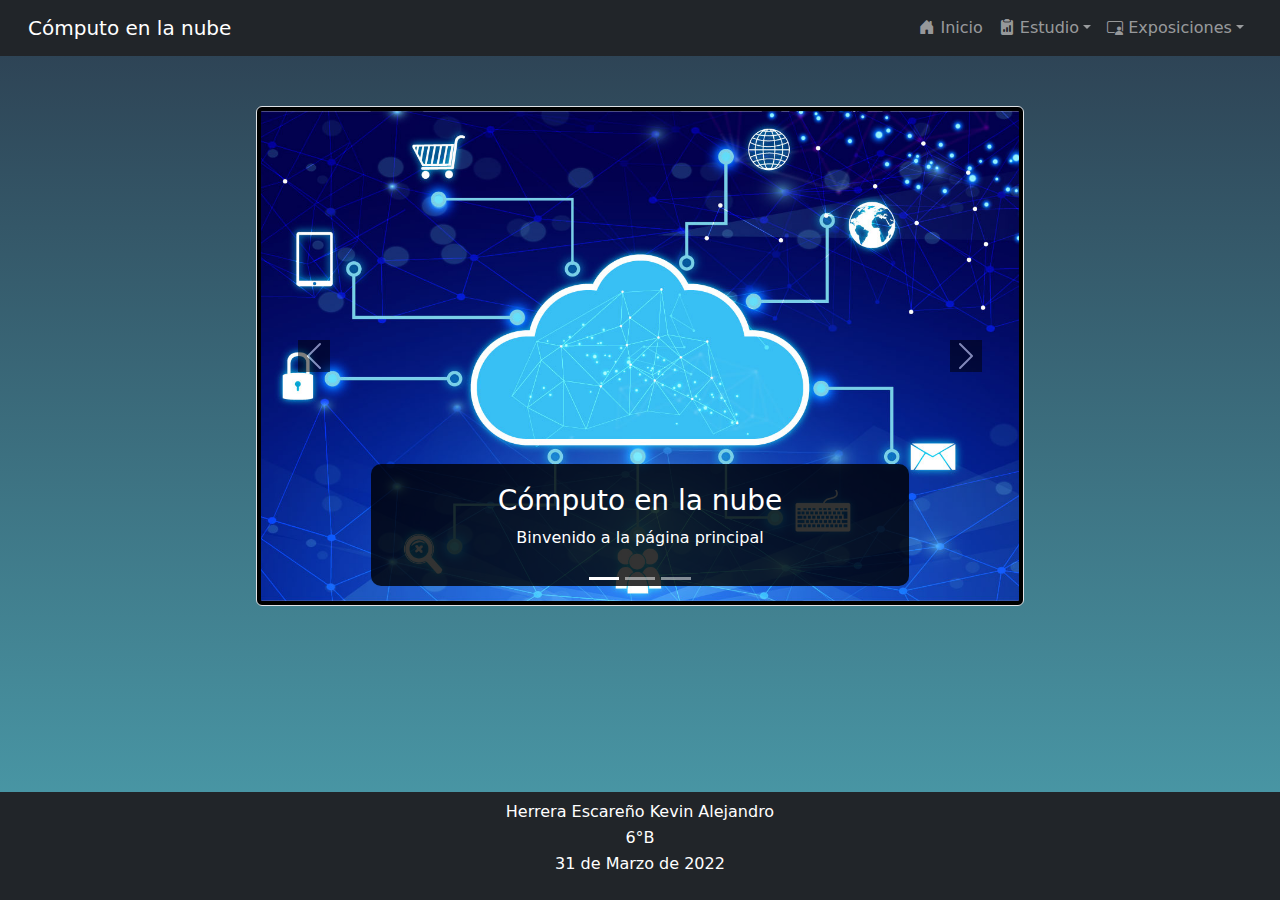
<file: index.html>
<!DOCTYPE html>
<html lang="en">
<head>
    <meta charset="UTF-8">
    <meta http-equiv="X-UA-Compatible" content="IE=edge">
    <meta name="viewport" content="width=device-width, initial-scale=1.0">
    <title>Cómputo en la nube</title>

    <!-- Favicon-->
    <link rel="shortcut icon" href="public/img/cloud-fill.svg" type="image/x-icon">

    <!-- Boostrap 5 -->
    <link href="https://cdn.jsdelivr.net/npm/bootstrap@5.1.3/dist/css/bootstrap.min.css" rel="stylesheet">

    <!-- Boostrap Icons -->
    <link rel="stylesheet" href="https://cdn.jsdelivr.net/npm/bootstrap-icons@1.8.1/font/bootstrap-icons.css">

    <!-- Custom CSS -->
    <link rel="stylesheet" href="public/css/main.css">

    <!-- JavaScript -->
    <script src="https://cdn.jsdelivr.net/npm/bootstrap@5.1.3/dist/js/bootstrap.bundle.min.js"></script>
    
</head>
<body>
    <div class="container-tema">
        <nav class="navbar navbar-expand-sm bg-dark navbar-dark px-3">
            <div class="container-fluid">
                <a class="navbar-brand" href="index.html">Cómputo en la nube</a>
                <button class="navbar-toggler" type="button" data-bs-toggle="collapse" data-bs-target="#collapsibleNavbar">
                    <span class="navbar-toggler-icon"></span>
                </button>
                <div class="collapse navbar-collapse" id="collapsibleNavbar">
                    <ul class="navbar-nav ms-auto">
                        <li class="nav-item">
                            <a class="nav-link" href="index.html"><i class="bi bi-house-door-fill"></i> Inicio</a>
                        </li>
                        <li class="nav-item dropdown">
                            <a class="nav-link dropdown-toggle" href="#" role="button" data-bs-toggle="dropdown"><i class="bi bi-clipboard2-data-fill"></i> Estudio</a>
                            <ul class="dropdown-menu">
                                <li>
                                    <a class="dropdown-item" href="views/estado.html">Estado del arte</a>
                                </li>
                                <li>
                                    <a class="dropdown-item" href="views/graficas.html">Resultados del sondeo</a>
                                </li>
                                <li>
                                    <a class="dropdown-item" href="views/servicios.html">Exploración de servicios</a>
                                </li>
                            </ul>
                        </li>
                        <li class="nav-item dropdown">
                            <a class="nav-link dropdown-toggle" href="#" role="button" data-bs-toggle="dropdown"><i class="bi bi-person-video3"></i> Exposiciones</a>
                            <ul class="dropdown-menu">
                                <li>
                                    <a class="dropdown-item" href="views/tema1.html">Google Docs</a>
                                </li>
                                <li>
                                    <a class="dropdown-item" href="views/tema2.html">Cloud Firestore</a>
                                </li>
                            </ul>
                        </li>
                    </ul>
                </div>
            </div>
        </nav>

        <!-- Carrusel -->
        <div id="demo" class="carousel slide" data-bs-ride="carousel">
            <div class="carousel-indicators">
                <button type="button" data-bs-target="#demo" data-bs-slide-to="0" class="active"></button>
                <button type="button" data-bs-target="#demo" data-bs-slide-to="1"></button>
                <button type="button" data-bs-target="#demo" data-bs-slide-to="2"></button>
            </div>

            <div class="carousel-inner">
                <div class="carousel-item active">
                    <img src="public/img/img1.jpg" alt="computo en la nube" class="d-block img-thumbnail">
                    <div class="carousel-caption">
                        <h3>Cómputo en la nube</h3>
                        <p>Binvenido a la página principal</p>
                    </div>
                </div>
                <div class="carousel-item">
                    <img src="public/img/img2.jpg" alt="encuesta" class="d-block img-thumbnail">
                    <div class="carousel-caption">
                        <h3>Estudio de cómputo en la nube</h3>
                        <p>Aquí encontrarás un sondeo estudiantil sobre el cómputo en la nube</p>
                    </div> 
                </div>
                <div class="carousel-item">
                    <img src="public/img/img3.jpg" alt="exposiciones" class="d-block img-thumbnail">
                    <div class="carousel-caption">
                        <h3>Temas de exposición</h3>
                        <p>Aquí encontrarás información sobre distintos servicios en la nube</p>
                    </div>  
                </div>
            </div>
            <button class="carousel-control-prev" type="button" data-bs-target="#demo" data-bs-slide="prev">
                <span class="carousel-control-prev-icon"></span>
            </button>
            <button class="carousel-control-next" type="button" data-bs-target="#demo" data-bs-slide="next">
                <span class="carousel-control-next-icon"></span>
            </button>
        </div>

        <footer class="footer-tema1 bg-dark">
            <p>Herrera Escareño Kevin Alejandro</p>
            <p>6°B</p>
            <p>31 de Marzo de 2022</p>
        </footer>
    </div>
</body>
</html>
</file>
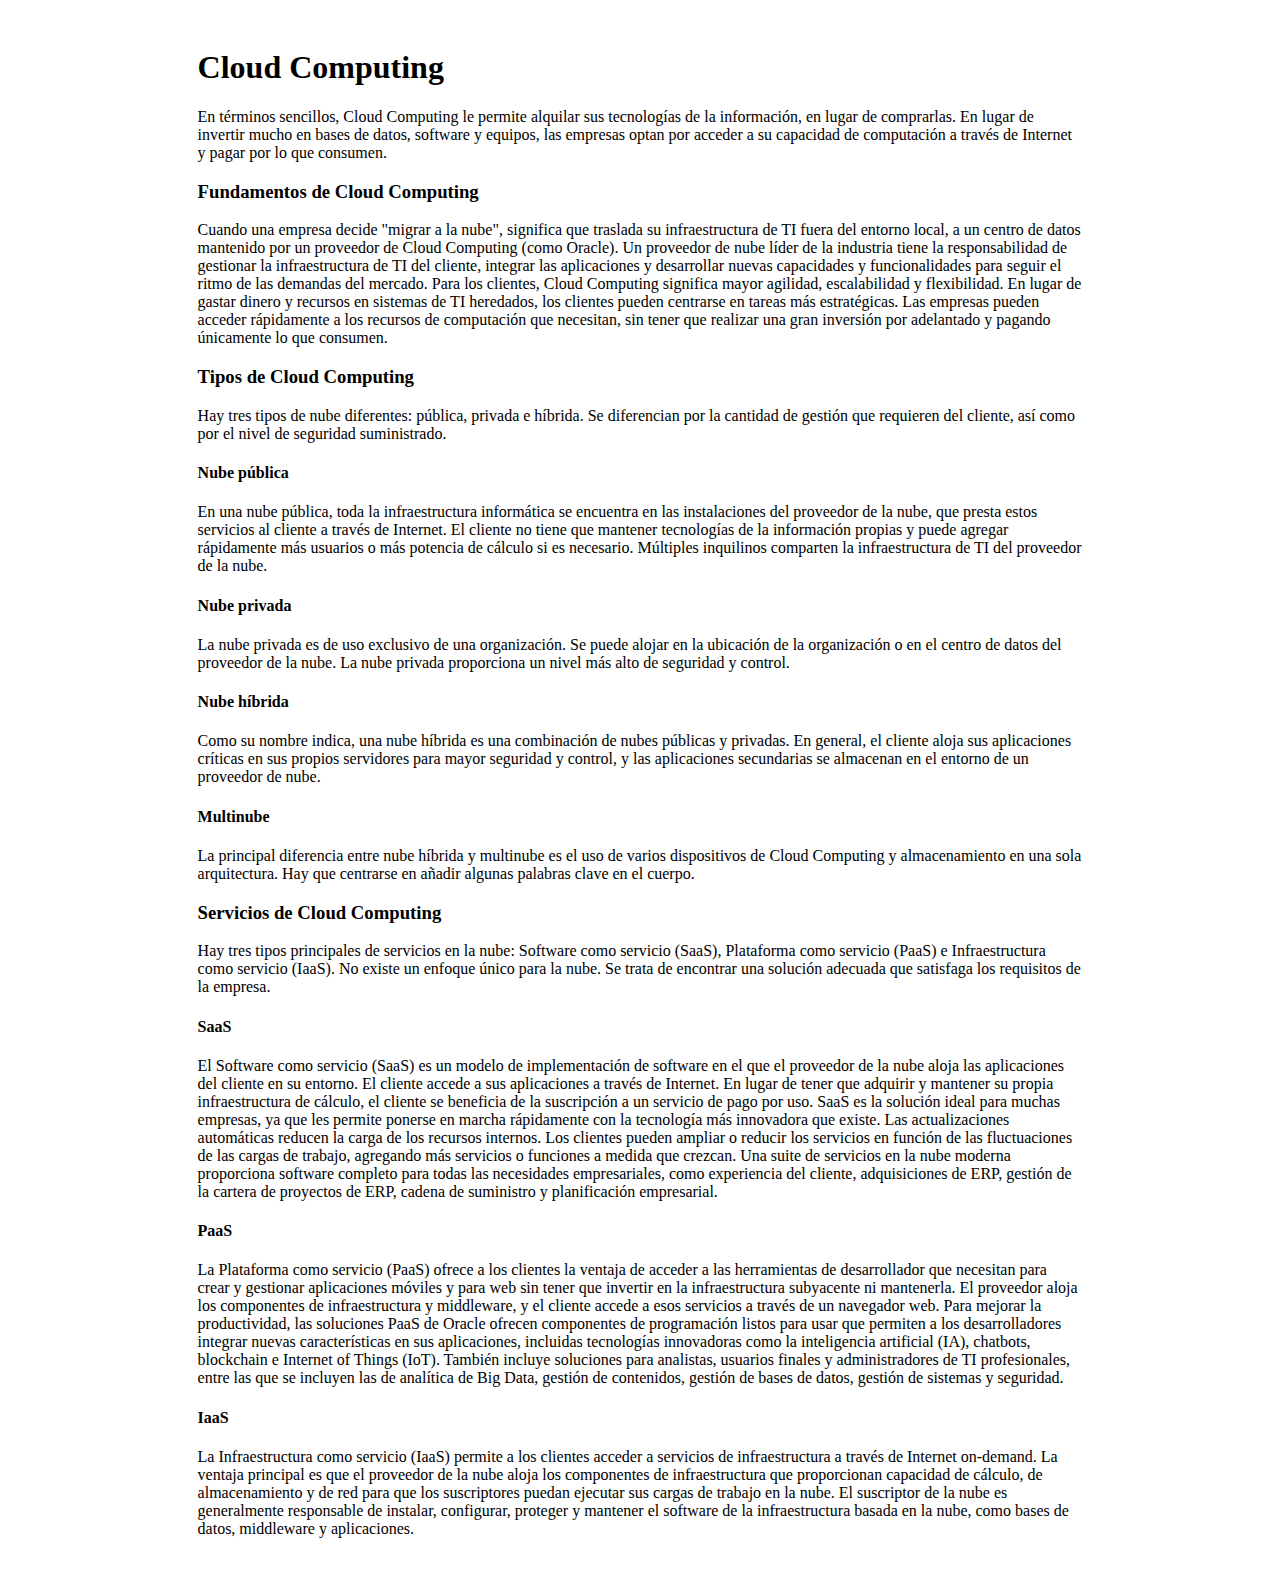
<file: computo.html>
<!DOCTYPE html>
<html lang="en">
<head>
    <meta charset="UTF-8">
    <meta name="viewport" content="width=device-width, initial-scale=1.0">
    <meta http-equiv="X-UA-Compatible" content="ie=edge">
    <title>Cómputo en la Nube</title>

    <style>
        .container-cp{
            width: 70%;
            margin: auto;
            padding: 20px 0px;
        }
    </style>
</head>
<body>
    <div class="container-cp">
        <div class="header-cp">
            <h1>Cloud Computing</h1>
        </div>
        <div class="p1-cp">
            <p>
                En términos sencillos, Cloud Computing le permite alquilar sus tecnologías de la información, en lugar de comprarlas. 
                En lugar de invertir mucho en bases de datos, software y equipos, las empresas optan por acceder a su capacidad de 
                computación a través de Internet y pagar por lo que consumen.
            </p>
        </div>
        <div class="p2-cp">
            <h3>Fundamentos de Cloud Computing</h3>
            <p>
                Cuando una empresa decide "migrar a la nube", significa que traslada su infraestructura de TI fuera del entorno local, a un centro de 
                datos mantenido por un proveedor de Cloud Computing (como Oracle). Un proveedor de nube líder de la industria tiene la responsabilidad 
                de gestionar la infraestructura de TI del cliente, integrar las aplicaciones y desarrollar nuevas capacidades y funcionalidades para 
                seguir el ritmo de las demandas del mercado.
                Para los clientes, Cloud Computing significa mayor agilidad, escalabilidad y flexibilidad. En lugar de gastar dinero y recursos en 
                sistemas de TI heredados, los clientes pueden centrarse en tareas más estratégicas. Las empresas pueden acceder rápidamente a los recursos 
                de computación que necesitan, sin tener que realizar una gran inversión por adelantado y pagando únicamente lo que consumen.
            </p>
        </div>
        <div class="p3-cp">
            <h3>Tipos de Cloud Computing</h3>
            <p>
                Hay tres tipos de nube diferentes: pública, privada e híbrida. Se diferencian por la cantidad de gestión que requieren del cliente, así 
                como por el nivel de seguridad suministrado.
            </p>

            <h4>Nube pública</h4>
            <p>
                En una nube pública, toda la infraestructura informática se encuentra en las instalaciones del proveedor de la nube, que presta 
                estos servicios al cliente a través de Internet. El cliente no tiene que mantener tecnologías de la información propias y puede 
                agregar rápidamente más usuarios o más potencia de cálculo si es necesario. Múltiples inquilinos comparten la infraestructura de 
                TI del proveedor de la nube.
            </p>

            <h4>Nube privada</h4>
            <p>
                La nube privada es de uso exclusivo de una organización. Se puede alojar en la ubicación de la organización o en el centro de datos 
                del proveedor de la nube. La nube privada proporciona un nivel más alto de seguridad y control.
            </p>

            <h4>Nube híbrida</h4>
            <p>
                Como su nombre indica, una nube híbrida es una combinación de nubes públicas y privadas. En general, el cliente aloja sus aplicaciones 
                críticas en sus propios servidores para mayor seguridad y control, y las aplicaciones secundarias se almacenan en el entorno de un proveedor de nube.
            </p>

            <h4>Multinube</h4>
            <p>
                La principal diferencia entre nube híbrida y multinube es el uso de varios dispositivos de Cloud Computing y almacenamiento en una sola arquitectura. 
                Hay que centrarse en añadir algunas palabras clave en el cuerpo.
            </p>
        </div>
        <div class="p4-cp">
            <h3>Servicios de Cloud Computing</h3>
            <p>
                Hay tres tipos principales de servicios en la nube: Software como servicio (SaaS), Plataforma como servicio (PaaS) e Infraestructura como 
                servicio (IaaS). No existe un enfoque único para la nube. Se trata de encontrar una solución adecuada que satisfaga los requisitos de la empresa.
            </p>

            <h4>SaaS</h4>
            <p>
                El Software como servicio (SaaS) es un modelo de implementación de software en el que el proveedor de la nube aloja las aplicaciones del cliente en su entorno. 
                El cliente accede a sus aplicaciones a través de Internet. En lugar de tener que adquirir y mantener su propia infraestructura de cálculo, el cliente se 
                beneficia de la suscripción a un servicio de pago por uso.
                SaaS es la solución ideal para muchas empresas, ya que les permite ponerse en marcha rápidamente con la tecnología más innovadora que existe. Las 
                actualizaciones automáticas reducen la carga de los recursos internos. Los clientes pueden ampliar o reducir los servicios en función de las fluctuaciones 
                de las cargas de trabajo, agregando más servicios o funciones a medida que crezcan. Una suite de servicios en la nube moderna proporciona software completo 
                para todas las necesidades empresariales, como experiencia del cliente, adquisiciones de ERP, gestión de la cartera de proyectos de ERP, cadena de suministro 
                y planificación empresarial.
            </p>

            <h4>PaaS</h4>
            <p>
                La Plataforma como servicio (PaaS) ofrece a los clientes la ventaja de acceder a las herramientas de desarrollador que necesitan para crear y gestionar 
                aplicaciones móviles y para web sin tener que invertir en la infraestructura subyacente ni mantenerla. El proveedor aloja los componentes de infraestructura 
                y middleware, y el cliente accede a esos servicios a través de un navegador web.
                Para mejorar la productividad, las soluciones PaaS de Oracle ofrecen componentes de programación listos para usar que permiten a los desarrolladores integrar 
                nuevas características en sus aplicaciones, incluidas tecnologías innovadoras como la inteligencia artificial (IA), chatbots, blockchain e Internet of Things 
                (IoT). También incluye soluciones para analistas, usuarios finales y administradores de TI profesionales, entre las que se incluyen las de analítica de Big 
                Data, gestión de contenidos, gestión de bases de datos, gestión de sistemas y seguridad.
            </p>

            <h4>IaaS</h4>
            <p>
                La Infraestructura como servicio (IaaS) permite a los clientes acceder a servicios de infraestructura a través de Internet on-demand. La ventaja principal 
                es que el proveedor de la nube aloja los componentes de infraestructura que proporcionan capacidad de cálculo, de almacenamiento y de red para que los 
                suscriptores puedan ejecutar sus cargas de trabajo en la nube. El suscriptor de la nube es generalmente responsable de instalar, configurar, proteger y 
                mantener el software de la infraestructura basada en la nube, como bases de datos, middleware y aplicaciones.
            </p>
        </div>
    </div>
</body>
</html>
</file>
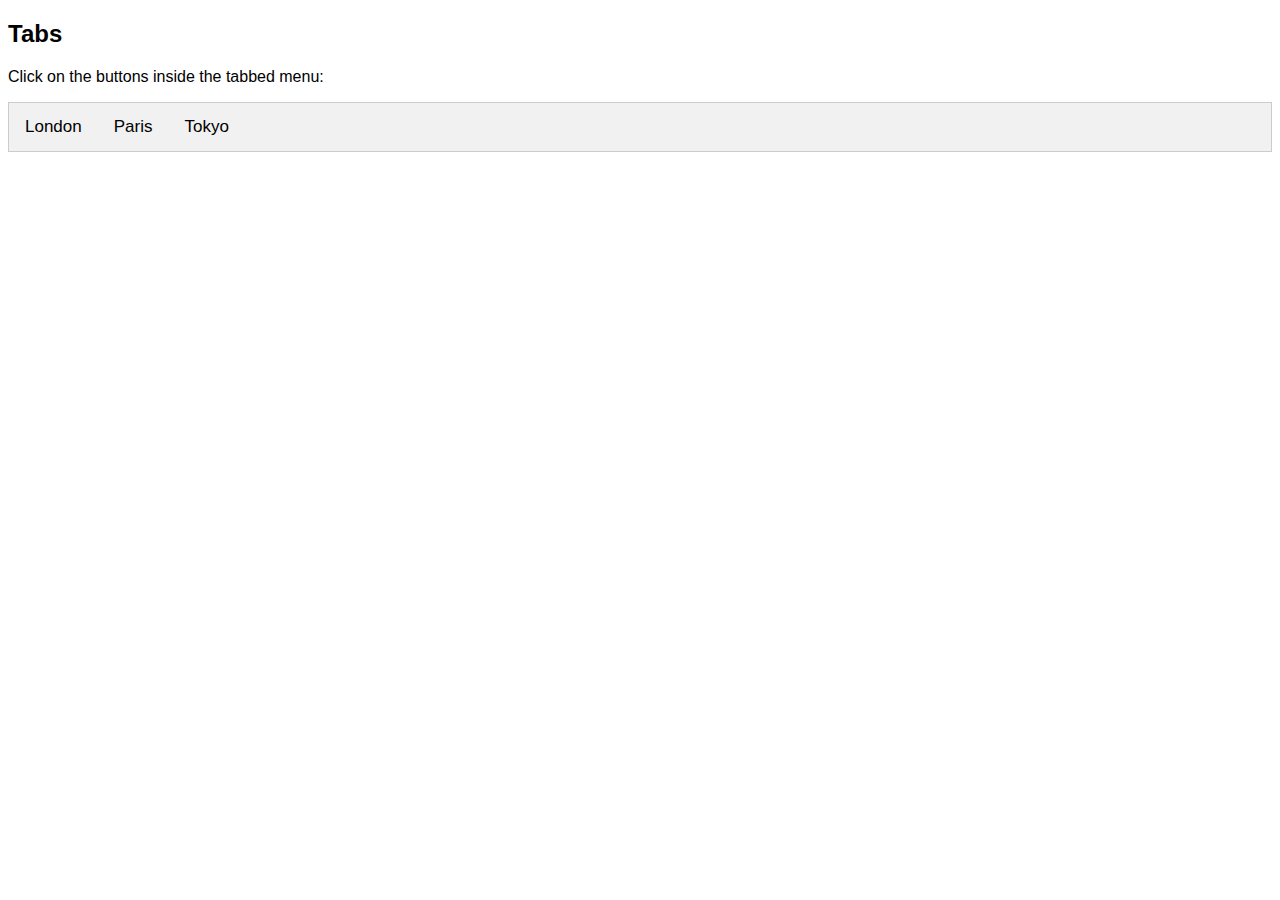
<file: ejemplo.html>
<!DOCTYPE html>
<html>
<head>
<meta name="viewport" content="width=device-width, initial-scale=1">
<style>
body {font-family: Arial;}

/* Style the tab */
.tab {
  overflow: hidden;
  border: 1px solid #ccc;
  background-color: #f1f1f1;
}

/* Style the buttons inside the tab */
.tab button {
  background-color: inherit;
  float: left;
  border: none;
  outline: none;
  cursor: pointer;
  padding: 14px 16px;
  transition: 0.3s;
  font-size: 17px;
}

/* Change background color of buttons on hover */
.tab button:hover {
  background-color: #ddd;
}

/* Create an active/current tablink class */
.tab button.active {
  background-color: #ccc;
}

/* Style the tab content */
.tabcontent {
  display: none;
  padding: 6px 12px;
  border: 1px solid #ccc;
  border-top: none;
}
</style>
</head>
<body>

<h2>Tabs</h2>
<p>Click on the buttons inside the tabbed menu:</p>

<div class="tab">
  <button class="tablinks" onclick="openCity(event, 'London')">London</button>
  <button class="tablinks" onclick="openCity(event, 'Paris')">Paris</button>
  <button class="tablinks" onclick="openCity(event, 'Tokyo')">Tokyo</button>
</div>

<div id="London" class="tabcontent">
  <h3>London</h3>
  <p>London is the capital city of England.</p>
</div>

<div id="Paris" class="tabcontent">
  <h3>Paris</h3>
  <p>Paris is the capital of France.</p> 
</div>

<div id="Tokyo" class="tabcontent">
  <h3>Tokyo</h3>
  <p>Tokyo is the capital of Japan.</p>
</div>

<script>
function openCity(evt, cityName) {
  var i, tabcontent, tablinks;
  tabcontent = document.getElementsByClassName("tabcontent");
  for (i = 0; i < tabcontent.length; i++) {
    tabcontent[i].style.display = "none";
  }
  tablinks = document.getElementsByClassName("tablinks");
  for (i = 0; i < tablinks.length; i++) {
    tablinks[i].className = tablinks[i].className.replace(" active", "");
  }
  document.getElementById(cityName).style.display = "block";
  evt.currentTarget.className += " active";
}
</script>
   
</body>
</html>
</file>
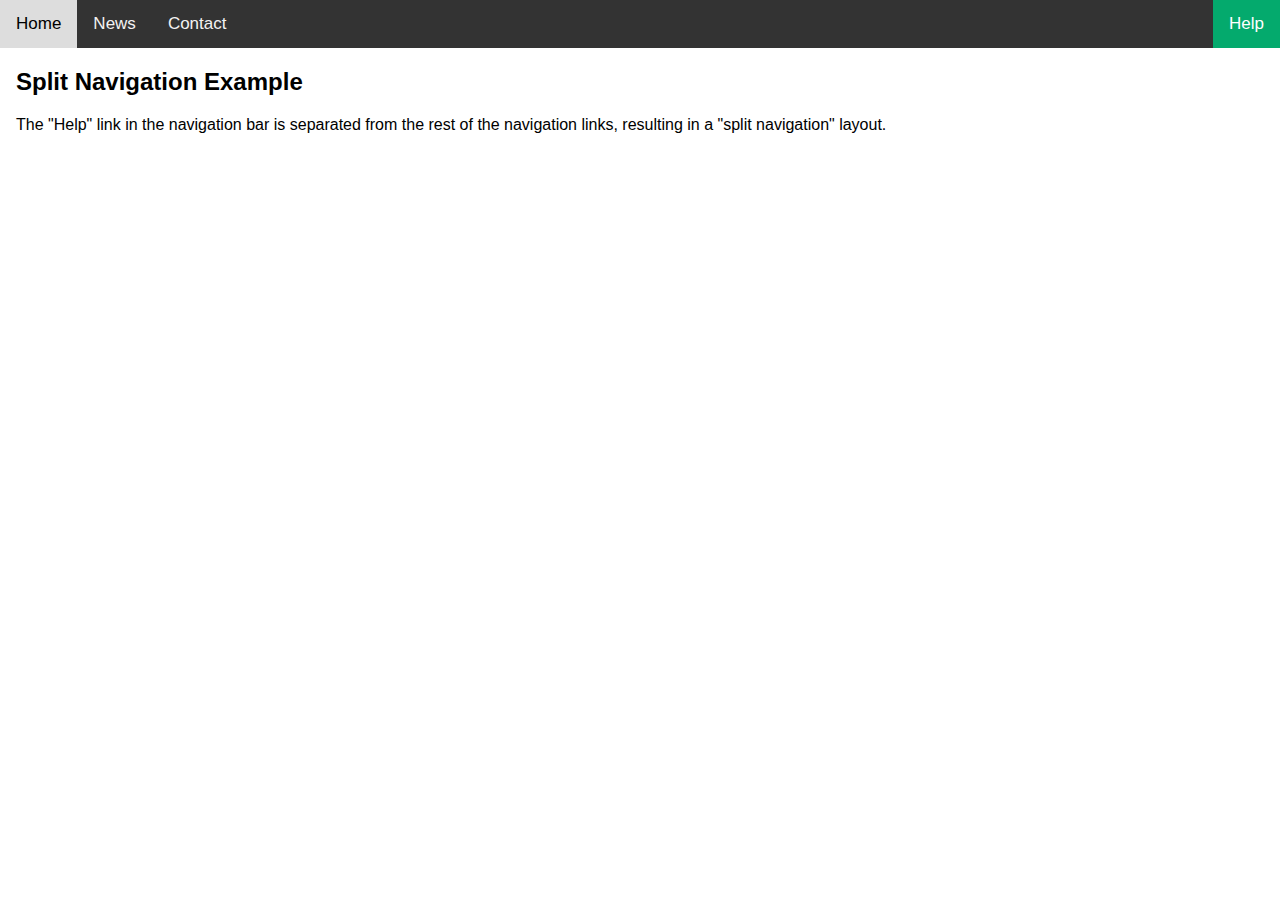
<file: pagina.html>
<!DOCTYPE html>
<html>
<head>
<meta name="viewport" content="width=device-width, initial-scale=1">
<style>
body {
  margin: 0;
  font-family: Arial, Helvetica, sans-serif;
}

.topnav {
  overflow: hidden;
  background-color: #333;
}

.topnav a {
  float: left;
  color: #f2f2f2;
  text-align: center;
  padding: 14px 16px;
  text-decoration: none;
  font-size: 17px;
}

.topnav a:hover {
  background-color: #ddd;
  color: black;
}

/* Create a right-aligned (split) link inside the navigation bar */
.topnav a.split {
  float: right;
  background-color: #04AA6D;
  color: white;
}
</style>
</head>
<body>

<div class="topnav">
  <a class="active" href="#home">Home</a>
  <a href="#news">News</a>
  <a href="#contact">Contact</a>
  <a href="#about" class="split">Help</a>
</div>

<div style="padding-left:16px">
  <h2>Split Navigation Example</h2>
  <p>The "Help" link in the navigation bar is separated from the rest of the navigation links, resulting in a "split navigation" layout.</p>
</div>

</body>
</html>
</file>
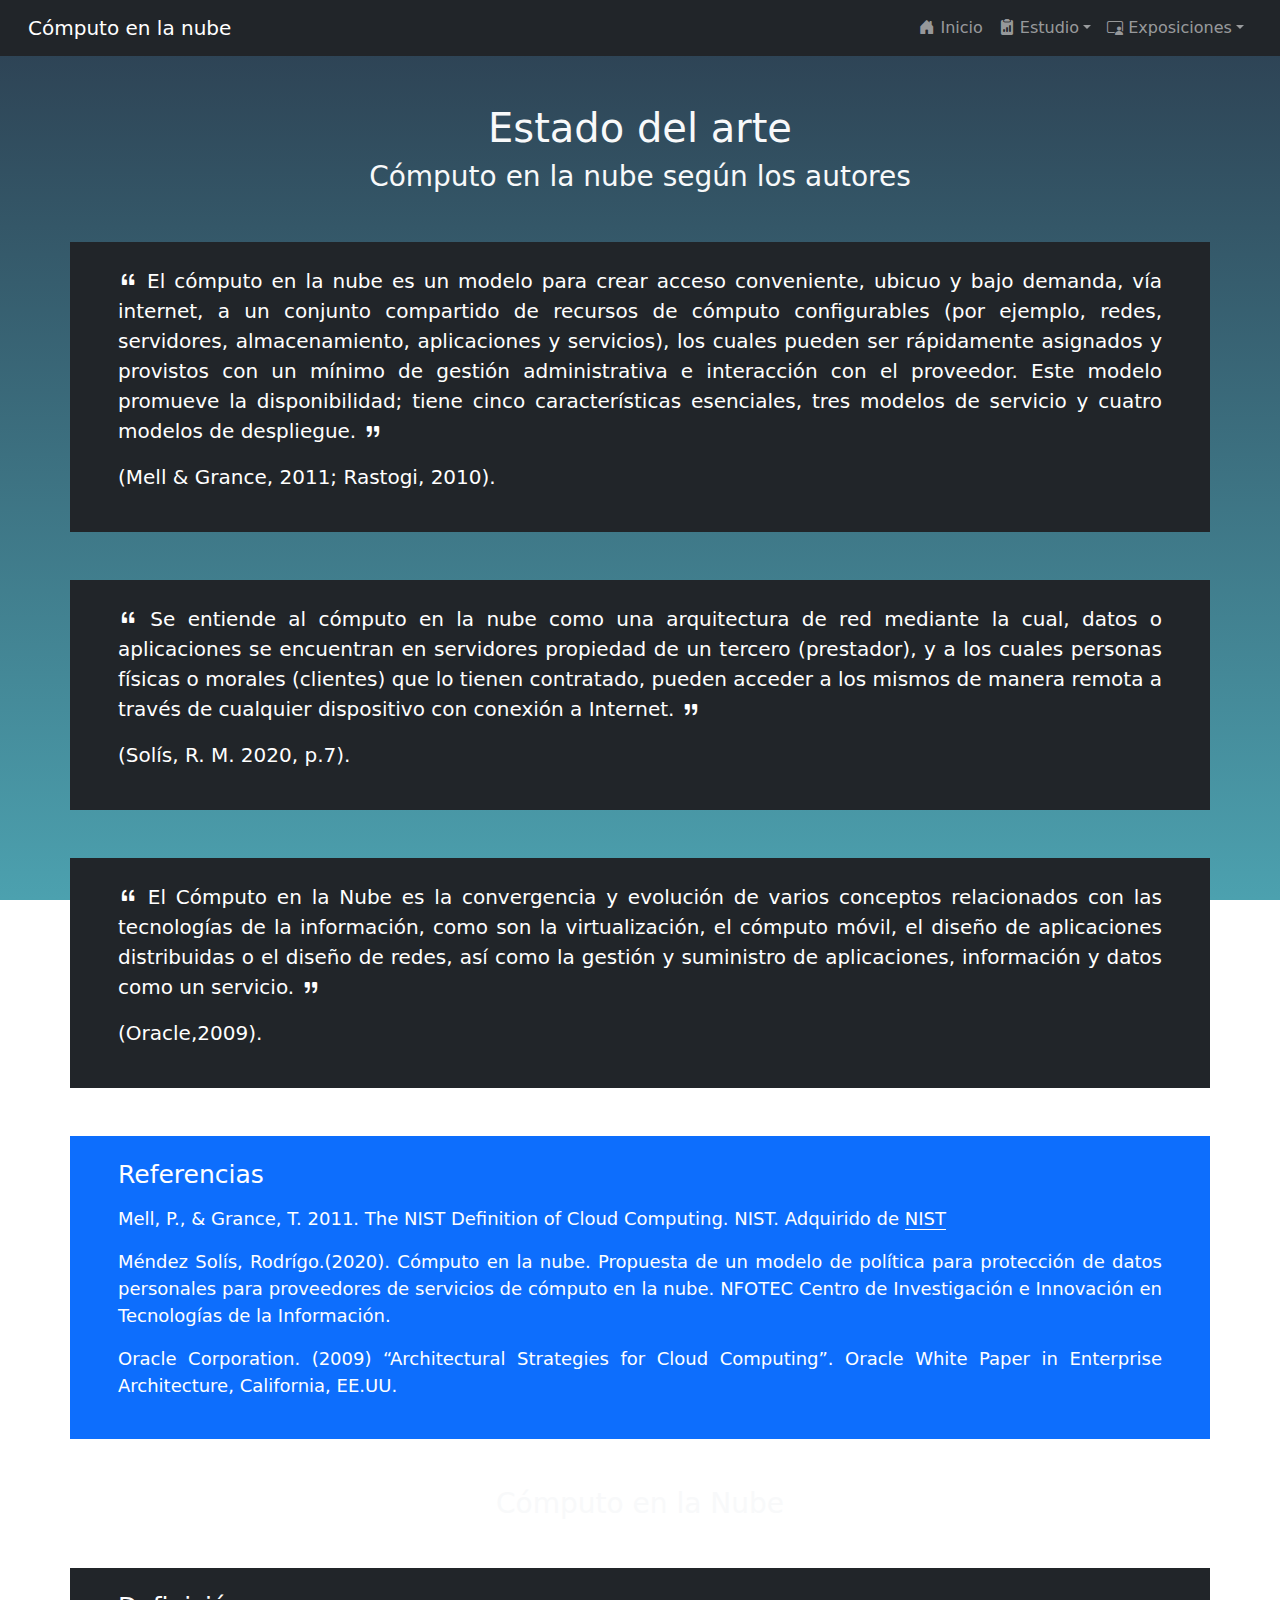
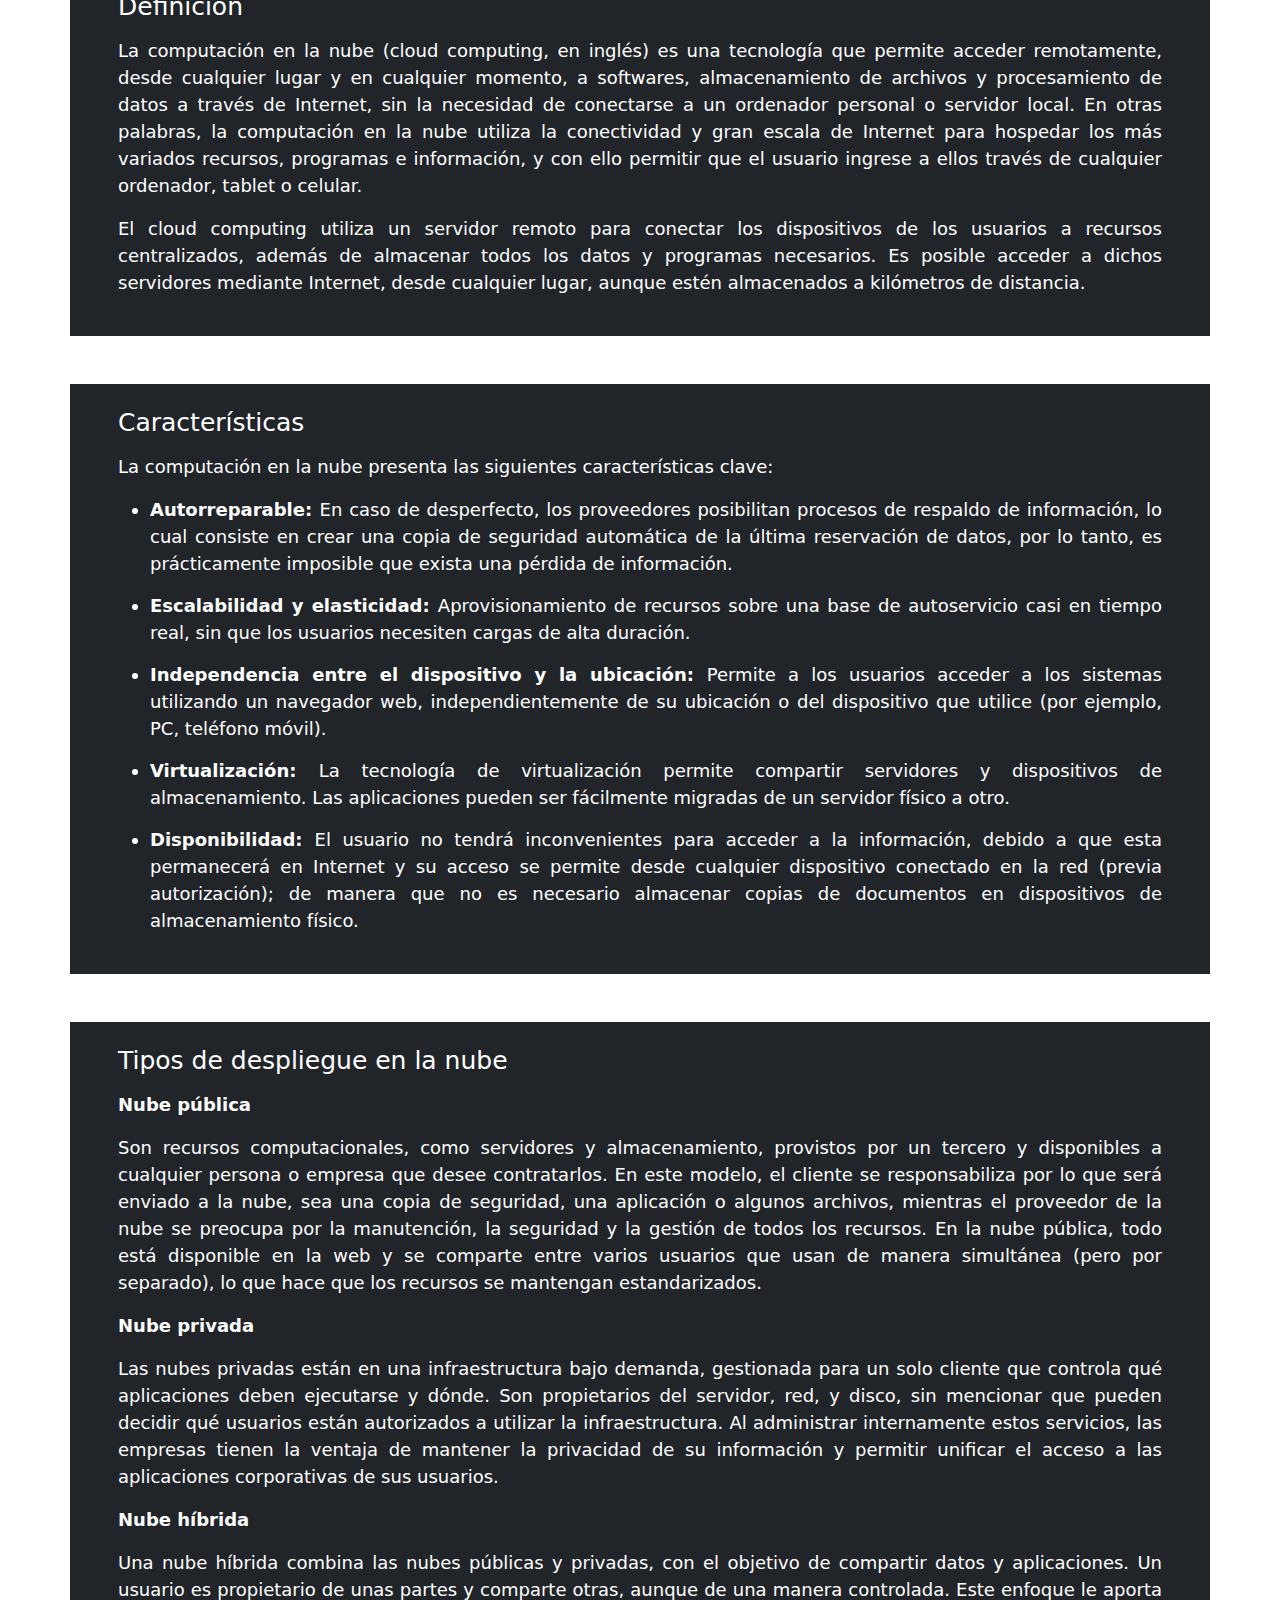
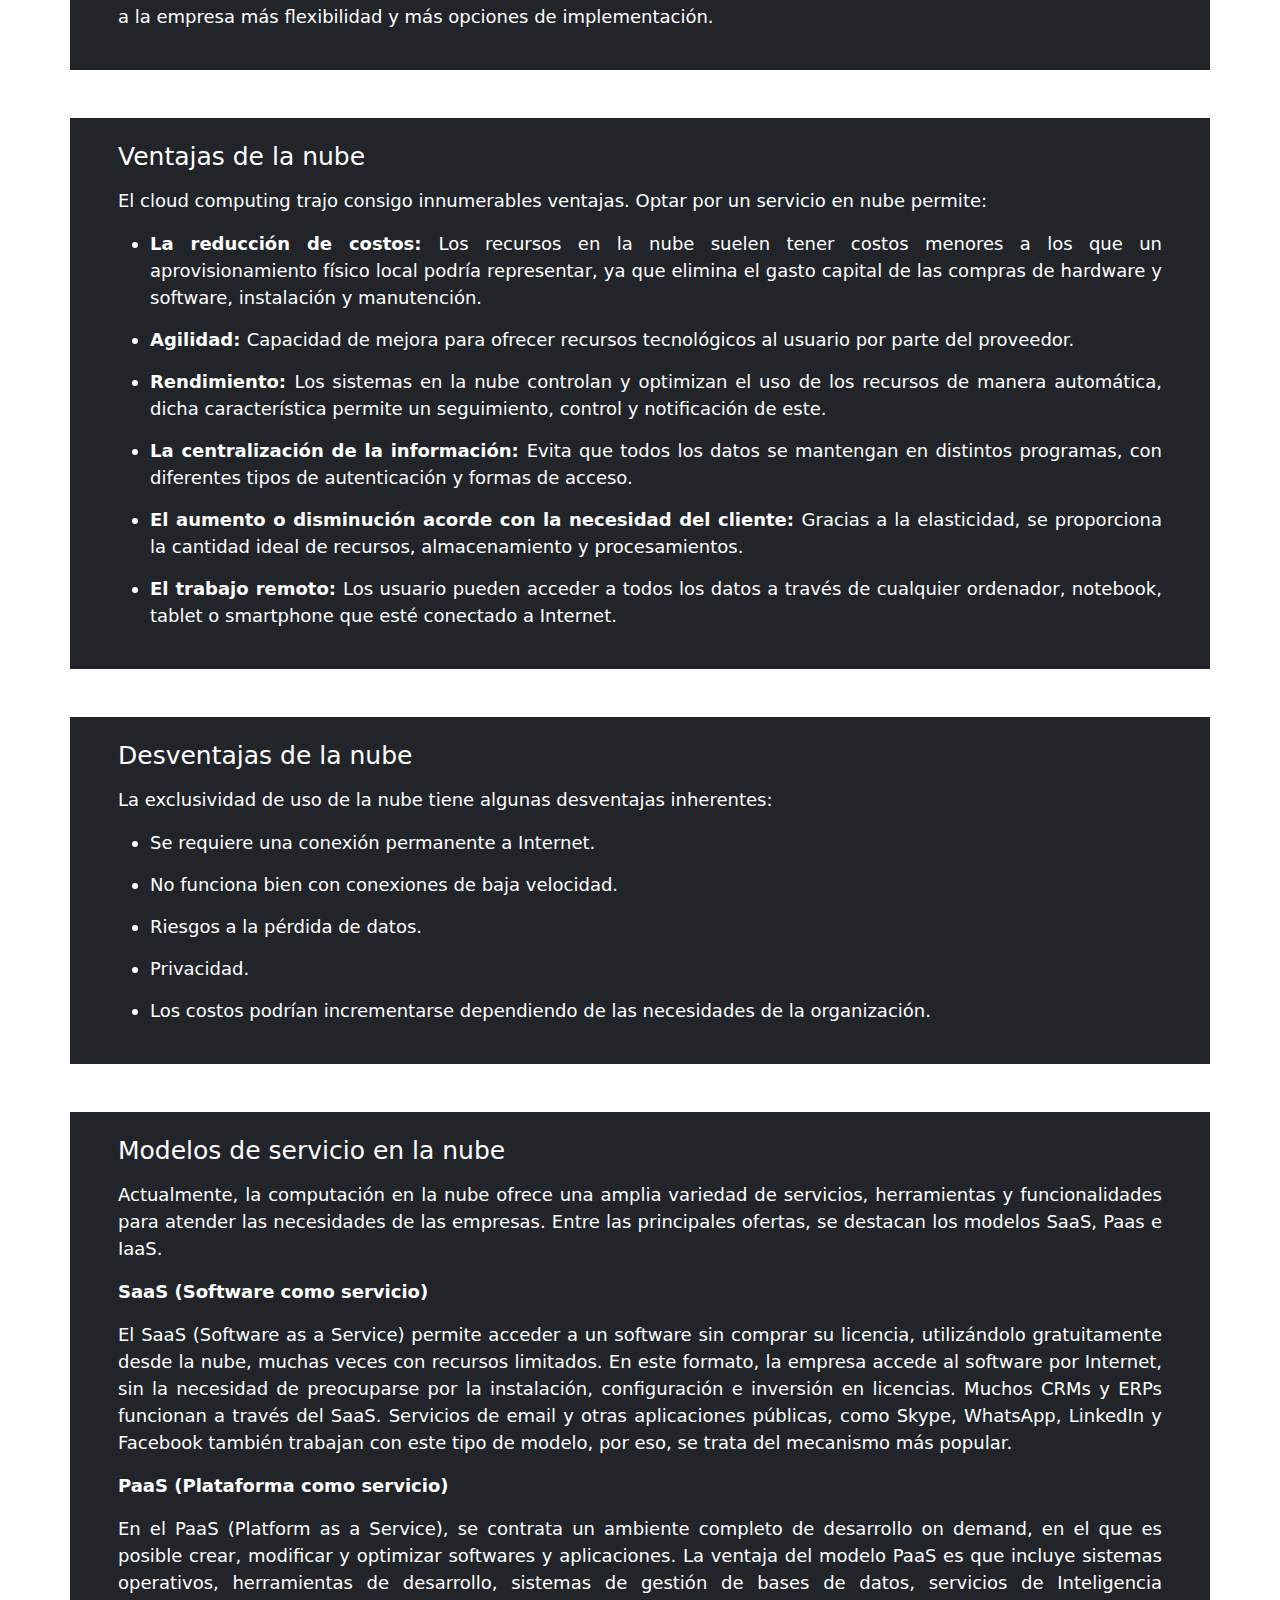
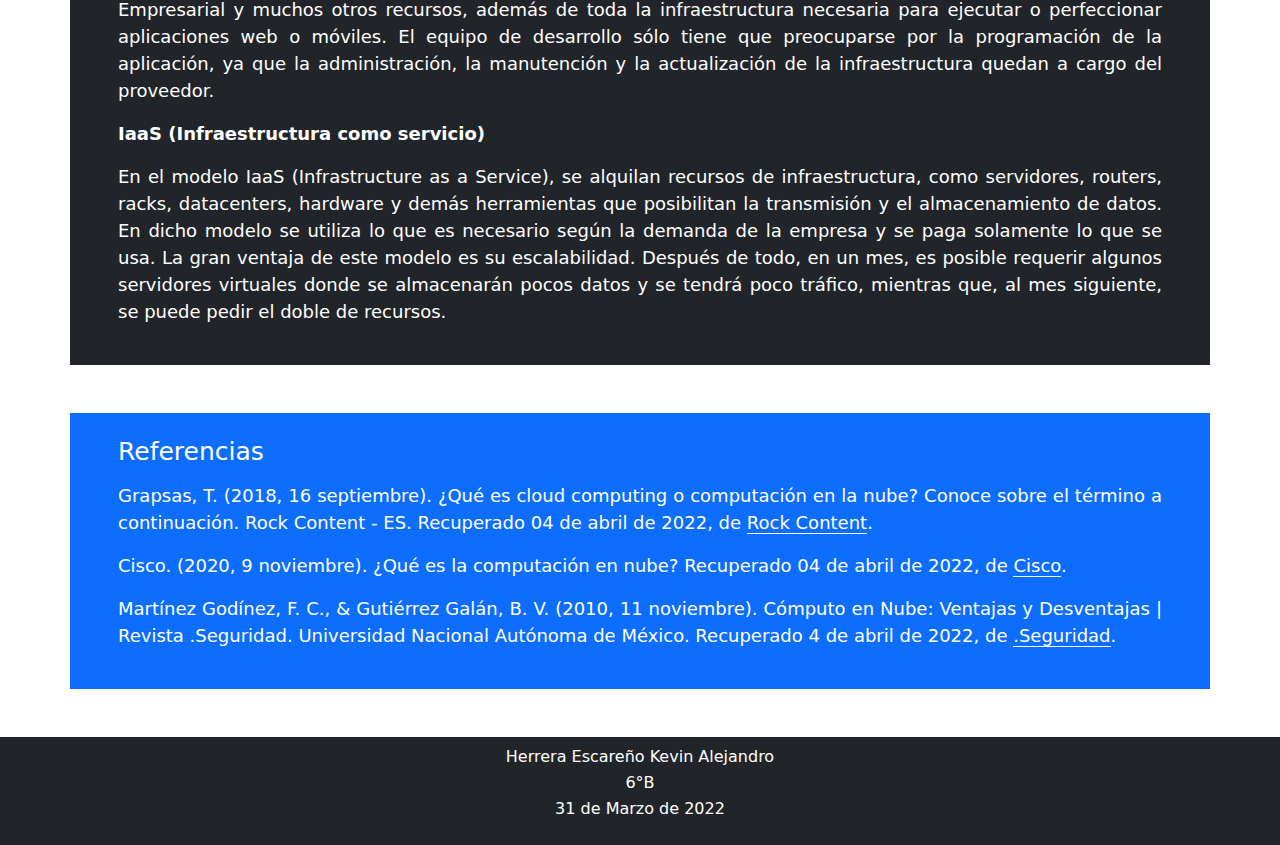
<file: views/estado.html>
<!DOCTYPE html>
<html lang="en">
<head>
    <meta charset="UTF-8">
    <meta http-equiv="X-UA-Compatible" content="IE=edge">
    <meta name="viewport" content="width=device-width, initial-scale=1.0">
    <title>Cómputo en la nube</title>
    
    <!-- Favicon-->
    <link rel="shortcut icon" href="../public/img/cloud-fill.svg" type="image/x-icon">

    <!-- Boostrap 5 -->
    <link href="https://cdn.jsdelivr.net/npm/bootstrap@5.1.3/dist/css/bootstrap.min.css" rel="stylesheet">

    <!-- Boostrap Icons -->
    <link rel="stylesheet" href="https://cdn.jsdelivr.net/npm/bootstrap-icons@1.8.1/font/bootstrap-icons.css">

    <!-- Custom CSS -->
    <link rel="stylesheet" href="../public/css/main.css">

    <!-- JavaScript -->
    <script src="https://cdn.jsdelivr.net/npm/bootstrap@5.1.3/dist/js/bootstrap.bundle.min.js"></script>

    <!-- JQuery -->
    <script src="https://ajax.googleapis.com/ajax/libs/jquery/3.6.0/jquery.min.js"></script>

    <!-- CDN Ploptly.js-->
    <script src="https://cdn.plot.ly/plotly-2.11.1.min.js"></script>

</head>
<body>
    <nav class="navbar navbar-expand-sm bg-dark navbar-dark px-3">
        <div class="container-fluid">
            <a class="navbar-brand" href="../index.html">Cómputo en la nube</a>
            <button class="navbar-toggler" type="button" data-bs-toggle="collapse" data-bs-target="#collapsibleNavbar">
                <span class="navbar-toggler-icon"></span>
            </button>
            <div class="collapse navbar-collapse" id="collapsibleNavbar">
                <ul class="navbar-nav ms-auto">
                    <li class="nav-item">
                        <a class="nav-link" href="../index.html"><i class="bi bi-house-door-fill"></i> Inicio</a>
                    </li>
                    <li class="nav-item dropdown">
                        <a class="nav-link dropdown-toggle" href="#" role="button" data-bs-toggle="dropdown"><i class="bi bi-clipboard2-data-fill"></i> Estudio</a>
                        <ul class="dropdown-menu">
                            <li>
                                <a class="dropdown-item" href="estado.html">Estado del arte</a>
                            </li>
                            <li>
                                <a class="dropdown-item" href="graficas.html">Resultados del sondeo</a>
                            </li>
                            <li>
                                <a class="dropdown-item" href="servicios.html">Exploración de servicios</a>
                            </li>
                        </ul>
                    </li>
                    <li class="nav-item dropdown">
                        <a class="nav-link dropdown-toggle" href="#" role="button" data-bs-toggle="dropdown"><i class="bi bi-person-video3"></i> Exposiciones</a>
                        <ul class="dropdown-menu">
                            <li>
                                <a class="dropdown-item" href="tema1.html">Google Docs</a>
                            </li>
                            <li>
                                <a class="dropdown-item" href="tema2.html">Cloud Firestore</a>
                            </li>
                        </ul>
                    </li>
                </ul>
            </div>
        </div>
    </nav>

    <div class="container mt-5 estado-arte text-light">
        <h1>Estado del arte </h1>
        <h3>Cómputo en la nube según los autores</h3>
    </div>
    
    <div class="container py-4 px-5 my-5 bg-dark text-white definiciones-computo">
        <p>
            <i class="bi bi-quote"></i> El cómputo en la nube es un modelo para crear acceso conveniente,
            ubicuo y bajo demanda, vía internet, a un conjunto compartido de
            recursos de cómputo configurables (por ejemplo, redes, servidores,
            almacenamiento, aplicaciones y servicios), los cuales pueden ser
            rápidamente asignados y provistos con un mínimo de gestión
            administrativa e interacción con el proveedor. Este modelo promueve 
            la disponibilidad; tiene cinco características esenciales, tres modelos 
            de servicio y cuatro modelos de despliegue. <i class="bi bi-quote q2"></i> 
        </p>
        <p>
            (Mell & Grance, 2011; Rastogi, 2010).
    </div>

    <div class="container py-4 px-5 my-5 bg-dark text-white definiciones-computo">
        <p>
            <i class="bi bi-quote"></i> Se entiende al cómputo en la nube como una arquitectura
            de red mediante la cual, datos o aplicaciones se encuentran en servidores propiedad
            de un tercero (prestador), y a los cuales personas físicas o morales (clientes) que lo
            tienen contratado, pueden acceder a los mismos de manera remota a través de
            cualquier dispositivo con conexión a Internet. <i class="bi bi-quote q2"></i> 
        </p>
        <p>
            (Solís, R. M. 2020, p.7).
        </p>
    </div>

    <div class="container py-4 px-5 my-5 bg-dark text-white definiciones-computo">
        <p>
            <i class="bi bi-quote"></i> El Cómputo en la Nube es la convergencia y evolución de varios 
            conceptos relacionados con las tecnologías de la información, como son la virtualización,
            el cómputo móvil, el diseño de aplicaciones distribuidas o el diseño de redes, así como la 
            gestión y suministro de aplicaciones, información y datos como un servicio. <i class="bi bi-quote q2"></i> 
        </p>
        <p>
            (Oracle,2009).
        </p>
    </div>

    <div class="container py-4 px-5 my-5 bg-primary text-white referencias-computo">
        <h4>Referencias</h4>
        <p>Mell, P., & Grance, T. 2011. The NIST Definition of Cloud Computing. NIST. Adquirido de <a href="http://csrc.nist.gov/publications/nistpubs/800-145/SP800-145.pdf">NIST</a></p>
        <p>Méndez Solís, Rodrígo.(2020). Cómputo en la nube. Propuesta de un modelo de política para protección de datos personales para proveedores de servicios de cómputo en la nube. NFOTEC Centro de Investigación e Innovación en Tecnologías de la Información.</p>
        <p>Oracle Corporation. (2009) “Architectural Strategies for Cloud Computing”. Oracle White Paper in Enterprise Architecture, California, EE.UU.</p>
    </div>

    <div class="container mt-5 estado-arte text-light">
        <h3>Cómputo en la Nube </h3>
    </div>

    <div class="container py-4 px-5 my-5 bg-dark text-white investigacion-computo">
        <h4>Definición</h4>
        <p>
            La computación en la nube (cloud computing, en inglés) es una tecnología que permite 
            acceder remotamente, desde cualquier lugar y en cualquier momento, a softwares, 
            almacenamiento de archivos y procesamiento de datos a través de Internet, sin la necesidad 
            de conectarse a un ordenador personal o servidor local. En otras palabras, la computación 
            en la nube utiliza la conectividad y gran escala de Internet para hospedar los más variados 
            recursos, programas e información, y con ello permitir que el usuario ingrese a ellos través 
            de cualquier ordenador, tablet o celular.
        </p>
        <p>
            El cloud computing utiliza un servidor remoto para conectar los dispositivos de los 
            usuarios a recursos centralizados, además de almacenar todos los datos y programas 
            necesarios. Es posible acceder a dichos servidores mediante Internet, desde cualquier 
            lugar, aunque estén almacenados a kilómetros de distancia.
        </p>
    </div>

    <div class="container py-4 px-5 my-5 bg-dark text-white investigacion-computo">
        <h4>Características</h4>
        <p>
            La computación en la nube presenta las siguientes características clave:
        </p>
        <ul class="investigacion-computo-lista">
            <li>
                <strong>Autorreparable: </strong>En caso de desperfecto, los proveedores posibilitan 
                procesos de respaldo de información, lo cual consiste en crear una copia de seguridad 
                automática de la última reservación de datos, por lo tanto, es prácticamente imposible 
                que exista una pérdida de información.
            </li>
            <li>
                <strong>Escalabilidad y elasticidad: </strong>Aprovisionamiento de recursos sobre una 
                base de autoservicio casi en tiempo real, sin que los usuarios necesiten cargas de alta 
                duración.
            </li>
            <li>
                <strong>Independencia entre el dispositivo y la ubicación: </strong>Permite a los 
                usuarios acceder a los sistemas utilizando un navegador web, independientemente de 
                su ubicación o del dispositivo que utilice (por ejemplo, PC, teléfono móvil).
            </li>
            <li>
                <strong>Virtualización: </strong>La tecnología de virtualización permite compartir 
                servidores y dispositivos de almacenamiento. Las aplicaciones pueden ser fácilmente 
                migradas de un servidor físico a otro.
            </li>
            <li>
                <strong>Disponibilidad: </strong>El usuario no tendrá inconvenientes para acceder a 
                la información, debido a que esta permanecerá en Internet y su acceso se permite desde 
                cualquier dispositivo conectado en la red (previa autorización); de manera que no es 
                necesario almacenar copias de documentos en dispositivos de almacenamiento físico.
            </li>
        </ul>
    </div>

    <div class="container py-4 px-5 my-5 bg-dark text-white investigacion-computo">
        <h4>Tipos de despliegue en la nube</h4>
        <p>
            <strong>Nube pública</strong>
        </p>
        <p>
            Son recursos computacionales, como servidores y almacenamiento, provistos por un tercero 
            y disponibles a cualquier persona o empresa que desee contratarlos. En este modelo, el 
            cliente se responsabiliza por lo que será enviado a la nube, sea una copia de seguridad, 
            una aplicación o algunos archivos, mientras el proveedor de la nube se preocupa por la 
            manutención, la seguridad y la gestión de todos los recursos. En la nube pública, todo está 
            disponible en la web y se comparte entre varios usuarios que usan de manera simultánea 
            (pero por separado), lo que hace que los recursos se mantengan estandarizados.
        </p>

        <p>
            <strong>Nube privada</strong>
        </p>
        <p>
            Las nubes privadas están en una infraestructura bajo demanda, gestionada para un solo 
            cliente que controla qué aplicaciones deben ejecutarse y dónde. Son propietarios del 
            servidor, red, y disco, sin mencionar que pueden decidir qué usuarios están autorizados a 
            utilizar la infraestructura. Al administrar internamente estos servicios, las empresas 
            tienen la ventaja de mantener la privacidad de su información y permitir unificar el 
            acceso a las aplicaciones corporativas de sus usuarios.
        </p>
        
        <p>
            <strong>Nube híbrida</strong>
        </p>
        <p>
            Una nube híbrida combina las nubes públicas y privadas, con el objetivo de compartir 
            datos y aplicaciones. Un usuario es propietario de unas partes y comparte otras, aunque 
            de una manera controlada. Este enfoque le aporta a la empresa más flexibilidad y más 
            opciones de implementación.
        </p>
    </div>

    <div class="container py-4 px-5 my-5 bg-dark text-white investigacion-computo">
        <h4>Ventajas de la nube</h4>
        <p>
            El cloud computing trajo consigo innumerables ventajas. Optar por un servicio en nube permite:
        </p>
        <ul class="investigacion-computo-lista">
            <li>
                <strong>La reducción de costos: </strong>Los recursos en la nube suelen tener costos 
                menores a los que un aprovisionamiento físico local podría representar, ya que elimina 
                el gasto capital de las compras de hardware y software, instalación y manutención.
            </li>
            <li>
                <strong>Agilidad: </strong>Capacidad de mejora para ofrecer recursos tecnológicos al 
                usuario por parte del proveedor.
            </li>
            <li>
                <strong>Rendimiento: </strong>Los sistemas en la nube controlan y optimizan el uso de los 
                recursos de manera automática, dicha característica permite un seguimiento, control y 
                notificación de este.
            </li>
            <li>
                <strong>La centralización de la información: </strong>Evita que todos los datos se mantengan 
                en distintos programas, con diferentes tipos de autenticación y formas de acceso.
            </li>
            <li>
                <strong>El aumento o disminución acorde con la necesidad del cliente: </strong>Gracias a 
                la elasticidad, se proporciona la cantidad ideal de recursos, almacenamiento y 
                procesamientos.
            </li>
            <li>
                <strong>El trabajo remoto: </strong>Los usuario pueden acceder a todos los datos a 
                través de cualquier ordenador, notebook, tablet o smartphone que esté conectado a 
                Internet.
            </li>
        </ul>
    </div>

    <div class="container py-4 px-5 my-5 bg-dark text-white investigacion-computo">
        <h4>Desventajas de la nube</h4>
        <p>
            La exclusividad de uso de la nube tiene algunas desventajas inherentes:
        </p>
        <ul class="investigacion-computo-lista">
            <li>
                Se requiere una conexión permanente a Internet.
            </li>
            <li>
                No funciona bien con conexiones de baja velocidad.
            </li>
            <li>
                Riesgos a la pérdida de datos.
            </li>
            <li>
                Privacidad.
            </li>
            <li>
                Los costos podrían incrementarse dependiendo de las necesidades de la organización.
            </li>
        </ul>
    </div>

    <div class="container py-4 px-5 my-5 bg-dark text-white investigacion-computo">
        <h4>Modelos de servicio en la nube</h4>
        <p>
            Actualmente, la computación en la nube ofrece una amplia variedad de servicios, herramientas 
            y funcionalidades para atender las necesidades de las empresas. Entre las principales 
            ofertas, se destacan los modelos SaaS, Paas e IaaS.
        </p>

        <p>
            <strong>SaaS (Software como servicio)</strong>
        </p>
        <p>
            El SaaS (Software as a Service) permite acceder a un software sin comprar su licencia, 
            utilizándolo gratuitamente desde la nube, muchas veces con recursos limitados. En este 
            formato, la empresa accede al software por Internet, sin la necesidad de preocuparse por 
            la instalación, configuración e inversión en licencias. Muchos CRMs y ERPs funcionan a 
            través del SaaS. Servicios de email y otras aplicaciones públicas, como Skype, WhatsApp, 
            LinkedIn y Facebook también trabajan con este tipo de modelo, por eso, se trata del 
            mecanismo más popular.
        </p>

        <p>
            <strong>PaaS (Plataforma como servicio)</strong>
        </p>
        <p>
            En el PaaS (Platform as a Service), se contrata un ambiente completo de desarrollo on 
            demand, en el que es posible crear, modificar y optimizar softwares y aplicaciones. La 
            ventaja del modelo PaaS es que incluye sistemas operativos, herramientas de desarrollo, 
            sistemas de gestión de bases de datos, servicios de Inteligencia Empresarial y muchos 
            otros recursos, además de toda la infraestructura necesaria para ejecutar o perfeccionar 
            aplicaciones web o móviles. El equipo de desarrollo sólo tiene que preocuparse por la 
            programación de la aplicación, ya que la administración, la manutención y la actualización 
            de la infraestructura quedan a cargo del proveedor.
        </p>

        <p>
            <strong>IaaS (Infraestructura como servicio)</strong>
        </p>
        <p>
            En el modelo IaaS (Infrastructure as a Service), se alquilan recursos de infraestructura, 
            como servidores, routers, racks, datacenters, hardware y demás herramientas que posibilitan 
            la transmisión y el almacenamiento de datos. En dicho modelo se utiliza lo que es necesario 
            según la demanda de la empresa y se paga solamente lo que se usa. La gran ventaja de este 
            modelo es su escalabilidad. Después de todo, en un mes, es posible requerir algunos 
            servidores virtuales donde se almacenarán pocos datos y se tendrá poco tráfico, mientras 
            que, al mes siguiente, se puede pedir el doble de recursos.
        </p>
    </div>

    <div class="container py-4 px-5 my-5 bg-primary text-white referencias-computo">
        <h4>Referencias</h3>
        <p>Grapsas, T. (2018, 16 septiembre). ¿Qué es cloud computing o computación en la nube? Conoce sobre el término a continuación. Rock Content - ES. Recuperado 04 de abril de 2022, de <a href="https://rockcontent.com/es/blog/computacion-en-la-nube/" target="_blank">Rock Content</a>.</p>
        <p>Cisco. (2020, 9 noviembre). ¿Qué es la computación en nube? Recuperado 04 de abril de 2022, de <a href="https://www.cisco.com/c/es_mx/solutions/cloud/what-is-cloud-computing.html" target="_blank">Cisco</a>.</p>
        <p>Martínez Godínez, F. C., & Gutiérrez Galán, B. V. (2010, 11 noviembre). Cómputo en Nube: Ventajas y Desventajas | Revista .Seguridad. Universidad Nacional Autónoma de México. Recuperado 4 de abril de 2022, de <a href="https://revista.seguridad.unam.mx/numero-08/computo-en-nube-ventajas-y-desventajas" target="_blank">.Seguridad</a>.</p>
    </div>

    <footer class="footer bg-dark">
        <p>Herrera Escareño Kevin Alejandro</p>
        <p>6°B</p>
        <p>31 de Marzo de 2022</p>
    </footer>
</body>
</html>
</file>
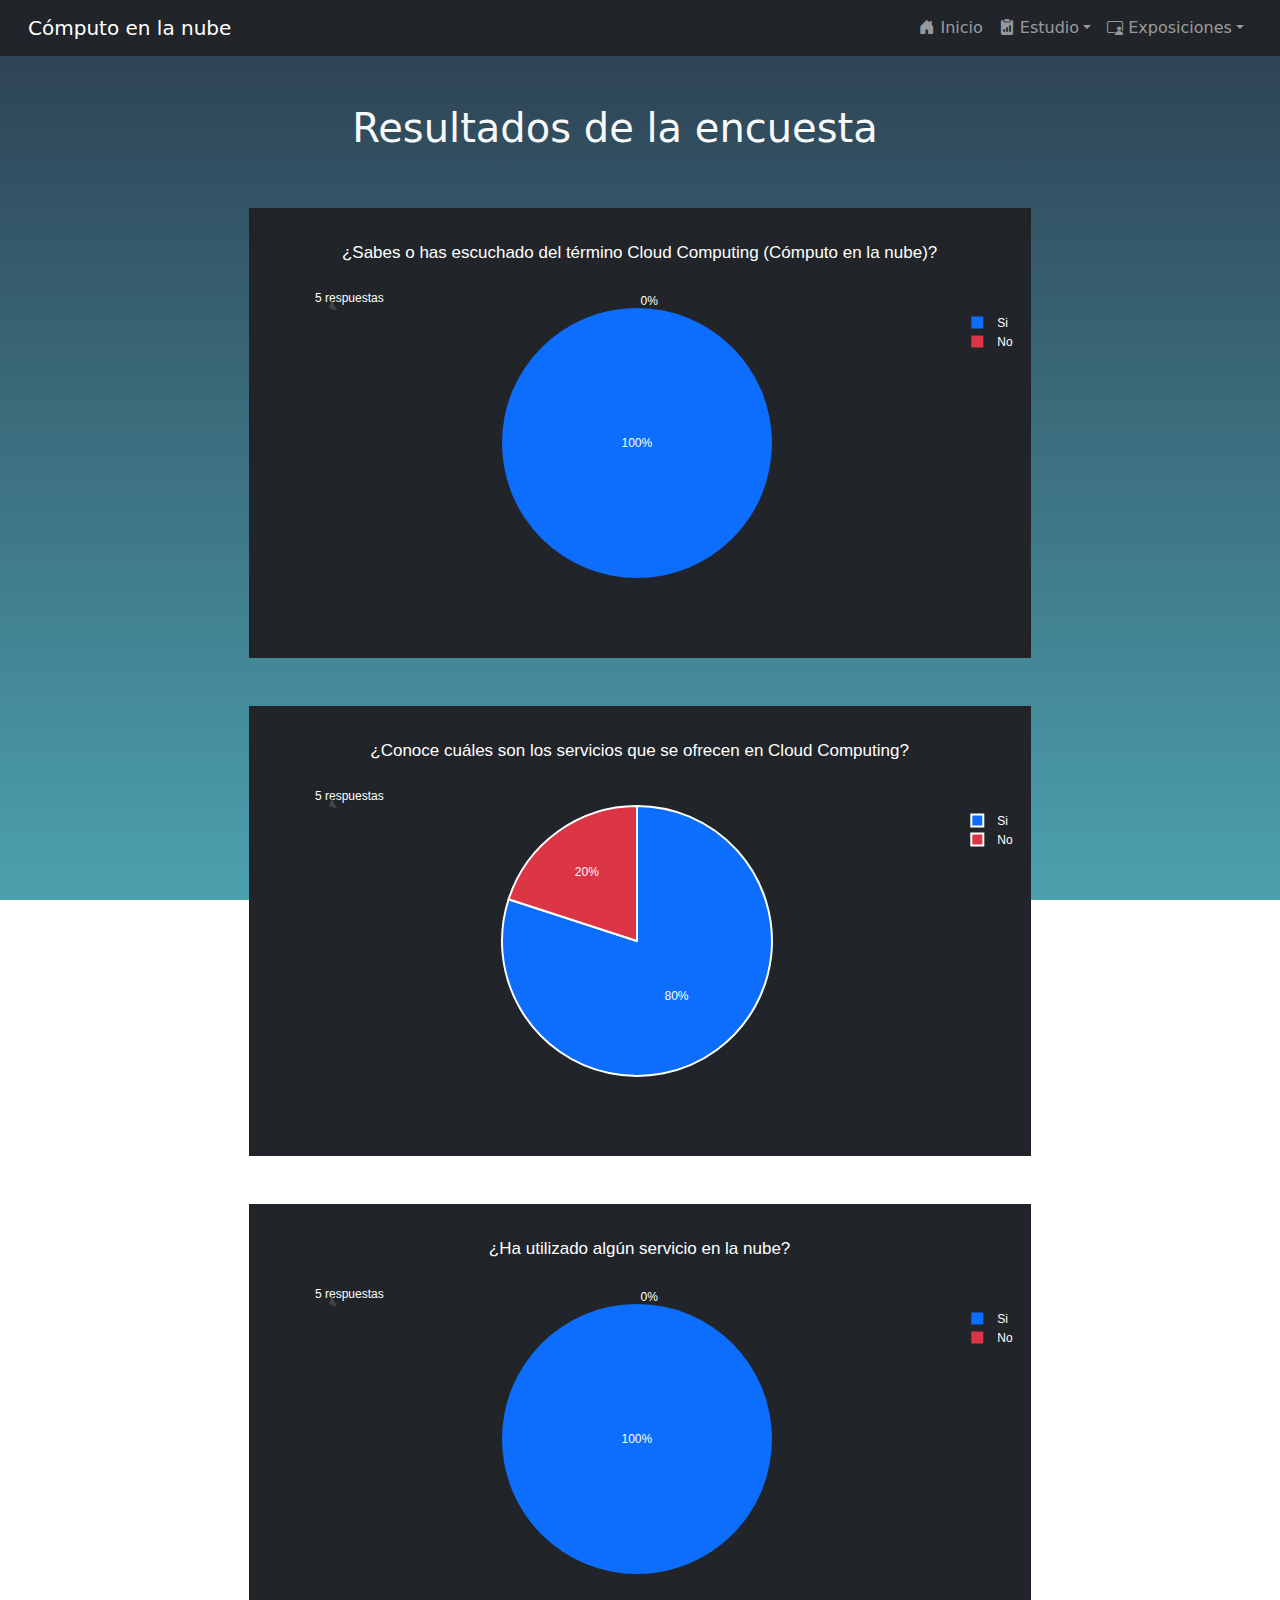
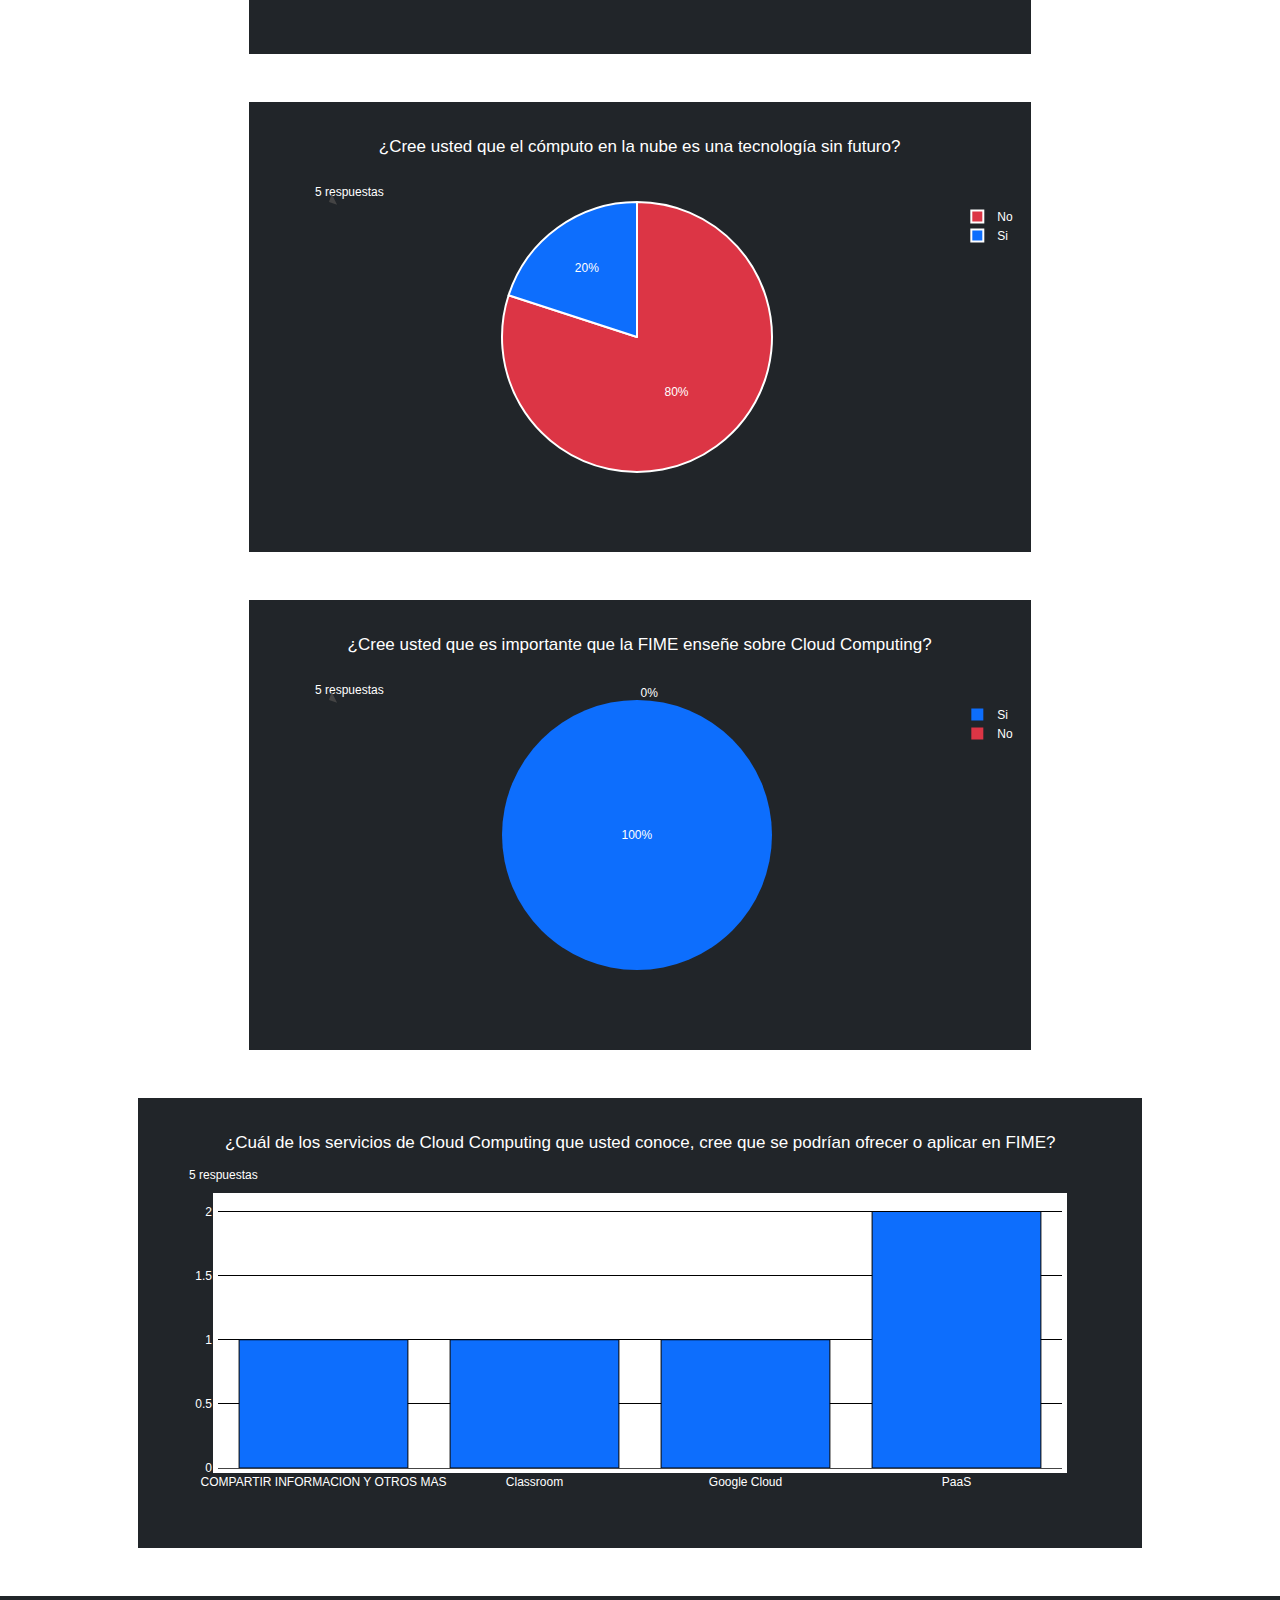
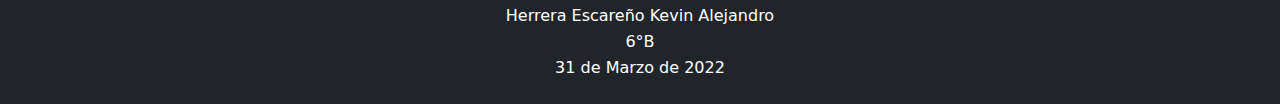
<file: views/graficas.html>
<!DOCTYPE html>
<html lang="en">
<head>
    <meta charset="UTF-8">
    <meta http-equiv="X-UA-Compatible" content="IE=edge">
    <meta name="viewport" content="width=device-width, initial-scale=1.0">
    <title>Cómputo en la nube</title>

    <!-- Favicon-->
    <link rel="shortcut icon" href="../public/img/cloud-fill.svg" type="image/x-icon">

    <!-- Boostrap 5 -->
    <link href="https://cdn.jsdelivr.net/npm/bootstrap@5.1.3/dist/css/bootstrap.min.css" rel="stylesheet">

    <!-- Boostrap Icons -->
    <link rel="stylesheet" href="https://cdn.jsdelivr.net/npm/bootstrap-icons@1.8.1/font/bootstrap-icons.css">

    <!-- Custom CSS -->
    <link rel="stylesheet" href="../public/css/main.css">

    <!-- JavaScript -->
    <script src="https://cdn.jsdelivr.net/npm/bootstrap@5.1.3/dist/js/bootstrap.bundle.min.js"></script>

    <!-- JQuery -->
    <script src="https://ajax.googleapis.com/ajax/libs/jquery/3.6.0/jquery.min.js"></script>

    <!-- CDN Ploptly.js-->
    <script src="https://cdn.plot.ly/plotly-2.11.1.min.js"></script>

</head>
<body>
    <nav class="navbar navbar-expand-sm bg-dark navbar-dark px-3">
        <div class="container-fluid">
            <a class="navbar-brand" href="../index.html">Cómputo en la nube</a>
            <button class="navbar-toggler" type="button" data-bs-toggle="collapse" data-bs-target="#collapsibleNavbar">
                <span class="navbar-toggler-icon"></span>
            </button>
            <div class="collapse navbar-collapse" id="collapsibleNavbar">
                <ul class="navbar-nav ms-auto">
                    <li class="nav-item">
                        <a class="nav-link" href="../index.html"><i class="bi bi-house-door-fill"></i> Inicio</a>
                    </li>
                    <li class="nav-item dropdown">
                        <a class="nav-link dropdown-toggle" href="#" role="button" data-bs-toggle="dropdown"><i class="bi bi-clipboard2-data-fill"></i> Estudio</a>
                        <ul class="dropdown-menu">
                            <li>
                                <a class="dropdown-item" href="estado.html">Estado del arte</a>
                            </li>
                            <li>
                                <a class="dropdown-item" href="graficas.html">Resultados del sondeo</a>
                            </li>
                            <li>
                                <a class="dropdown-item" href="servicios.html">Exploración de servicios</a>
                            </li>
                        </ul>
                    </li>
                    <li class="nav-item dropdown">
                        <a class="nav-link dropdown-toggle" href="#" role="button" data-bs-toggle="dropdown"><i class="bi bi-person-video3"></i> Exposiciones</a>
                        <ul class="dropdown-menu">
                            <li>
                                <a class="dropdown-item" href="tema1.html">Google Docs</a>
                            </li>
                            <li>
                                <a class="dropdown-item" href="tema2.html">Cloud Firestore</a>
                            </li>
                        </ul>
                    </li>
                </ul>
            </div>
        </div>
    </nav>

    <div class="container my-5 d-flex align-items-center text-light titulo-resultados">
        <h1 class="flex-grow-1">Resultados de la encuesta</h1>
    </div>

    <div class="container-sm my-1">
        <div class="grafica" id="grafica1"></div>
    </div>

    <div class="container-sm my-5">
        <div class="grafica" id="grafica2"></div>
    </div>

    <div class="container-sm my-5">
        <div class="grafica" id="grafica3"></div>
    </div>

    <div class="container-sm my-5">
        <div class="grafica" id="grafica4"></div>
    </div>

    <div class="container-sm my-5">
        <div class="grafica" id="grafica5"></div>
    </div>

    <div class="container-sm my-5">
        <div class="grafica-bar" id="grafica6"></div>
    </div>

    <footer class="footer bg-dark">
        <p>Herrera Escareño Kevin Alejandro</p>
        <p>6°B</p>
        <p>31 de Marzo de 2022</p>
    </footer>

    <script src="../public/js/graficas.js"></script>
</body>
</html>
</file>
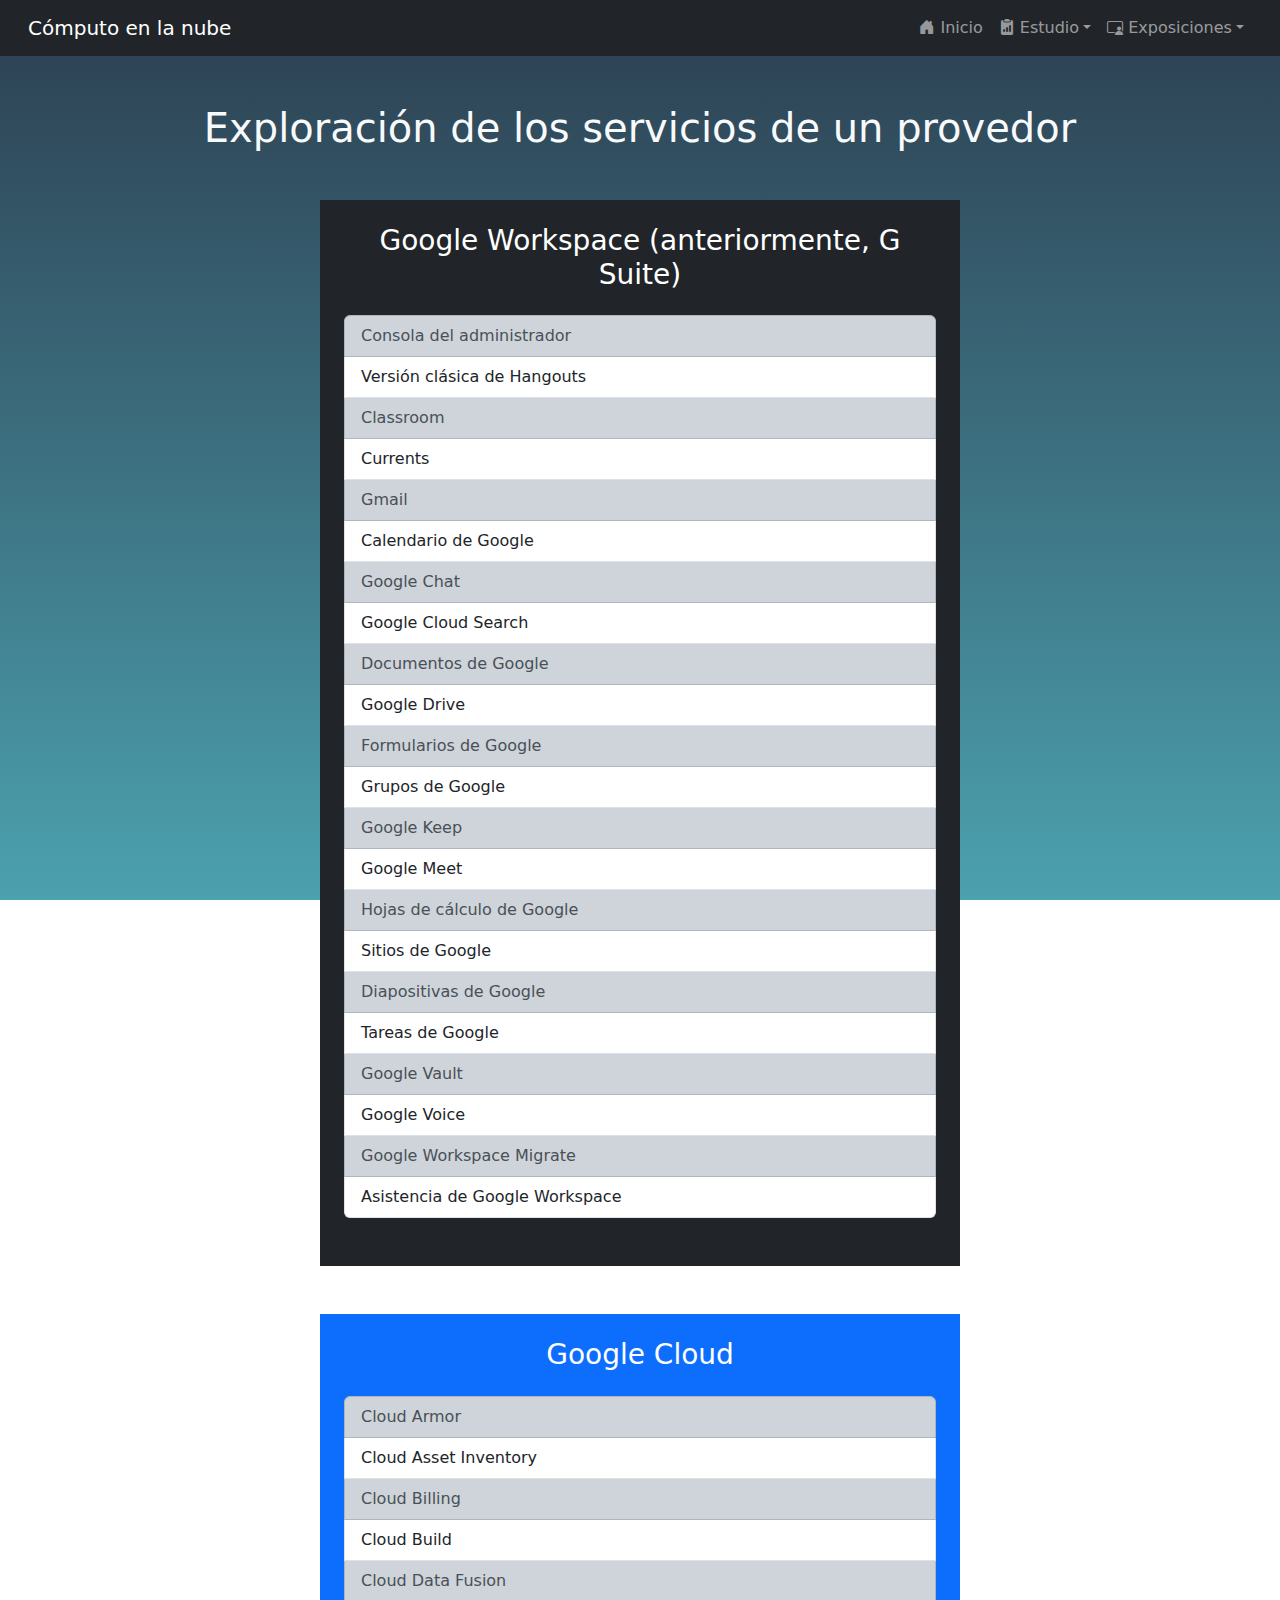
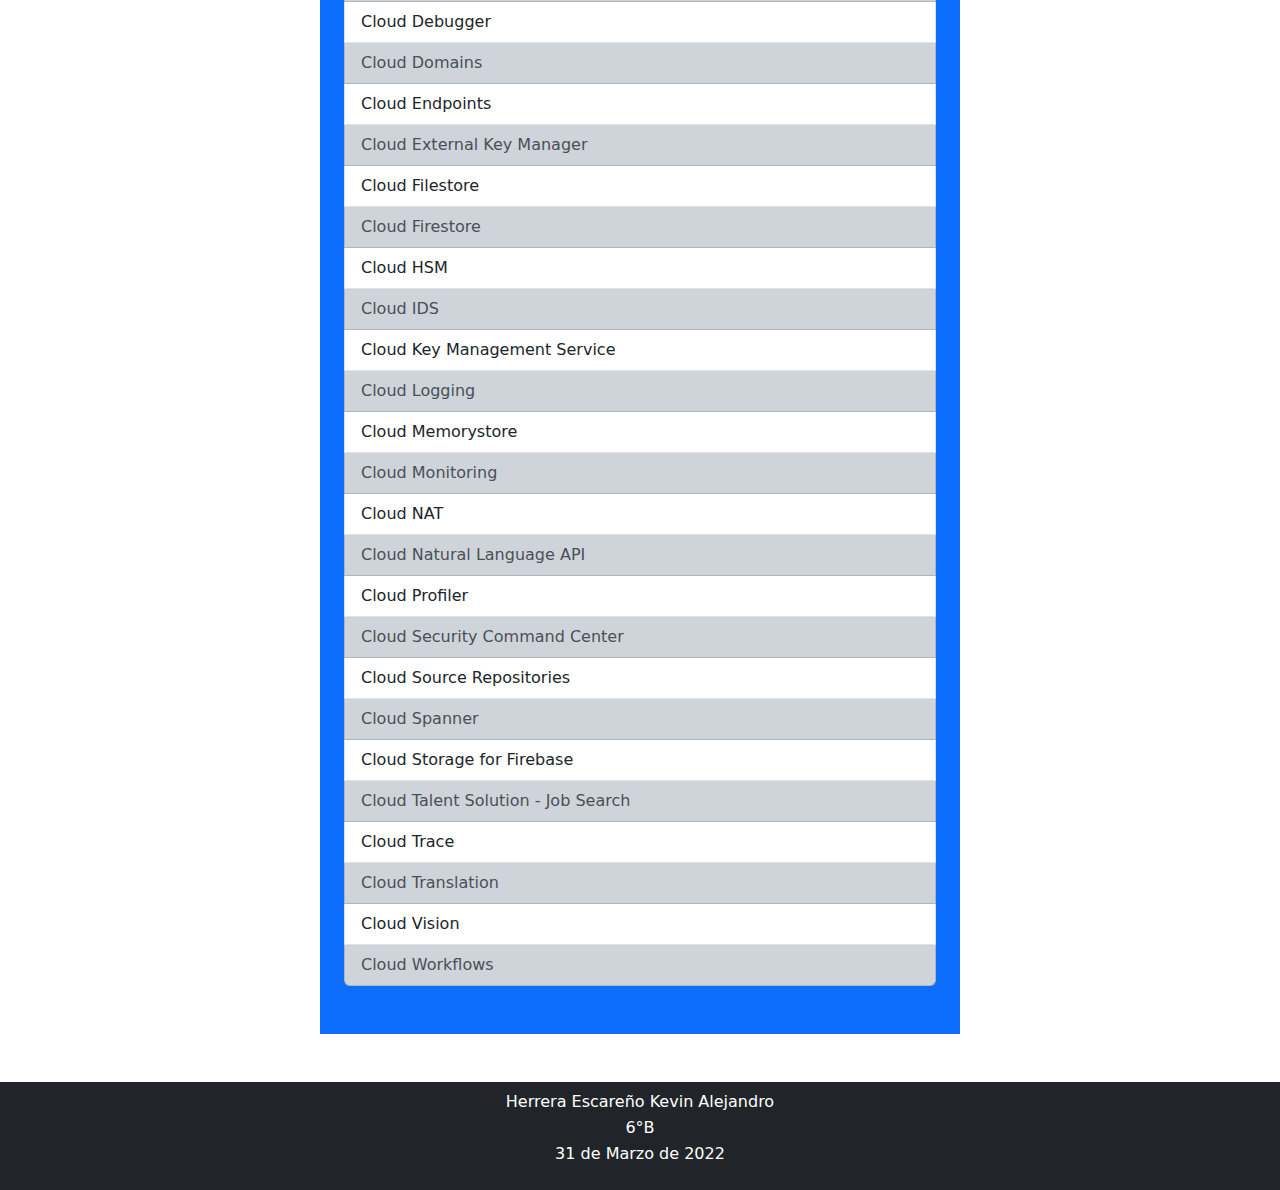
<file: views/servicios.html>
<!DOCTYPE html>
<html lang="en">
<head>
    <meta charset="UTF-8">
    <meta http-equiv="X-UA-Compatible" content="IE=edge">
    <meta name="viewport" content="width=device-width, initial-scale=1.0">
    <title>Cómputo en la nube</title>

    <!-- Favicon-->
    <link rel="shortcut icon" href="../public/img/cloud-fill.svg" type="image/x-icon">

    <!-- Boostrap 5 -->
    <link href="https://cdn.jsdelivr.net/npm/bootstrap@5.1.3/dist/css/bootstrap.min.css" rel="stylesheet">

    <!-- Boostrap Icons -->
    <link rel="stylesheet" href="https://cdn.jsdelivr.net/npm/bootstrap-icons@1.8.1/font/bootstrap-icons.css">

    <!-- Custom CSS -->
    <link rel="stylesheet" href="../public/css/main.css">

    <!-- JavaScript -->
    <script src="https://cdn.jsdelivr.net/npm/bootstrap@5.1.3/dist/js/bootstrap.bundle.min.js"></script>

    <!-- JQuery -->
    <script src="https://ajax.googleapis.com/ajax/libs/jquery/3.6.0/jquery.min.js"></script>

    <!-- CDN Ploptly.js-->
    <script src="https://cdn.plot.ly/plotly-2.11.1.min.js"></script>

</head>
<body>
    <nav class="navbar navbar-expand-sm bg-dark navbar-dark px-3">
        <div class="container-fluid">
            <a class="navbar-brand" href="../index.html">Cómputo en la nube</a>
            <button class="navbar-toggler" type="button" data-bs-toggle="collapse" data-bs-target="#collapsibleNavbar">
                <span class="navbar-toggler-icon"></span>
            </button>
            <div class="collapse navbar-collapse" id="collapsibleNavbar">
                <ul class="navbar-nav ms-auto">
                    <li class="nav-item">
                        <a class="nav-link" href="../index.html"><i class="bi bi-house-door-fill"></i> Inicio</a>
                    </li>
                    <li class="nav-item dropdown">
                        <a class="nav-link dropdown-toggle" href="#" role="button" data-bs-toggle="dropdown"><i class="bi bi-clipboard2-data-fill"></i> Estudio</a>
                        <ul class="dropdown-menu">
                            <li>
                                <a class="dropdown-item" href="estado.html">Estado del arte</a>
                            </li>
                            <li>
                                <a class="dropdown-item" href="graficas.html">Resultados del sondeo</a>
                            </li>
                            <li>
                                <a class="dropdown-item" href="servicios.html">Exploración de servicios</a>
                            </li>
                        </ul>
                    </li>
                    <li class="nav-item dropdown">
                        <a class="nav-link dropdown-toggle" href="#" role="button" data-bs-toggle="dropdown"><i class="bi bi-person-video3"></i> Exposiciones</a>
                        <ul class="dropdown-menu">
                            <li>
                                <a class="dropdown-item" href="tema1.html">Google Docs</a>
                            </li>
                            <li>
                                <a class="dropdown-item" href="tema2.html">Cloud Firestore</a>
                            </li>
                        </ul>
                    </li>
                </ul>
            </div>
        </div>
    </nav>

    <div class="container my-5 servicios text-light">
        <h1>Exploración de los servicios de un provedor</h1>
    </div>

    <div class="container p-4 my-5 bg-dark text-white lista-gsuit">
        <h3>Google Workspace (anteriormente, G Suite)</h3>
        <div class="list-group my-4">
            <a href="https://workspace.google.com/products/admin/" target="_blank" class="list-group-item list-group-item-action list-group-item-dark">Consola del administrador</a>
            <a href="https://support.google.com/hangouts/answer/6127720" target="_blank" class="list-group-item list-group-item-action">Versión clásica de Hangouts</a>
            <a href="https://edu.google.com/products/classroom/" target="_blank" class="list-group-item list-group-item-action list-group-item-dark">Classroom</a>
            <a href="https://support.google.com/a/users/answer/9310164?hl=es" target="_blank" class="list-group-item list-group-item-action">Currents</a>

            <a href="https://workspace.google.com/products/gmail/" target="_blank" class="list-group-item list-group-item-action list-group-item-dark">Gmail</a>
            <a href="https://workspace.google.com/products/calendar/" target="_blank" class="list-group-item list-group-item-action">Calendario de Google</a>
            <a href="https://workspace.google.com/products/chat/" target="_blank" class="list-group-item list-group-item-action list-group-item-dark">Google Chat</a>
            <a href="https://workspace.google.com/products/cloud-search/" target="_blank" class="list-group-item list-group-item-action">Google Cloud Search</a>

            <a href="https://workspace.google.com/products/docs/" target="_blank" class="list-group-item list-group-item-action list-group-item-dark">Documentos de Google</a>
            <a href="https://workspace.google.com/products/drive/" target="_blank" class="list-group-item list-group-item-action">Google Drive</a>
            <a href="https://workspace.google.com/products/forms/" target="_blank" class="list-group-item list-group-item-action list-group-item-dark">Formularios de Google</a>
            <a href="https://groups.google.com/my-groups" target="_blank" class="list-group-item list-group-item-action">Grupos de Google</a>

            <a href="https://workspace.google.com/products/keep/" target="_blank" class="list-group-item list-group-item-action list-group-item-dark">Google Keep</a>
            <a href="https://workspace.google.com/products/meet/" target="_blank" class="list-group-item list-group-item-action">Google Meet</a>
            <a href="https://workspace.google.com/products/sheets/" target="_blank" class="list-group-item list-group-item-action list-group-item-dark">Hojas de cálculo de Google</a>
            <a href="https://workspace.google.com/products/sites/" target="_blank" class="list-group-item list-group-item-action">Sitios de Google</a>

            <a href="https://workspace.google.com/products/slides/" target="_blank" class="list-group-item list-group-item-action list-group-item-dark">Diapositivas de Google</a>
            <a href="https://support.google.com/tasks/answer/7675772?co=GENIE.Platform=Desktop&hl=es" target="_blank" class="list-group-item list-group-item-action">Tareas de Google</a>
            <a href="https://support.google.com/vault/answer/2462365?hl=es#:~:text=Vault%20es%20una%20herramienta%20de,los%20usuarios%20de%20Google%20Workspace." target="_blank" class="list-group-item list-group-item-action list-group-item-dark">Google Vault</a>
            <a href="https://voice.google.com/u/0/about" target="_blank" class="list-group-item list-group-item-action">Google Voice</a>

            <a href="https://support.google.com/workspacemigrate/answer/9222862?hl=en" target="_blank" class="list-group-item list-group-item-action list-group-item-dark">Google Workspace Migrate</a>
            <a href="https://support.google.com/a/answer/1047213?hl=es" target="_blank" class="list-group-item list-group-item-action">Asistencia de Google Workspace	</a>
        </div>
    </div>

    <div class="container p-4 my-5 bg-primary text-white lista-gsuit">
        <h3>Google Cloud</h3>
        <div class="list-group my-4">
            <a href="https://cloud.google.com/armor" target="_blank" class="list-group-item list-group-item-action list-group-item-dark">Cloud Armor</a>
            <a href="https://cloud.google.com/asset-inventory/" target="_blank" class="list-group-item list-group-item-action">Cloud Asset Inventory</a>
            <a href="https://cloud.google.com/billing/docs" target="_blank" class="list-group-item list-group-item-action list-group-item-dark">Cloud Billing</a>
            <a href="https://cloud.google.com/build" target="_blank" class="list-group-item list-group-item-action">Cloud Build</a>

            <a href="https://cloud.google.com/data-fusion?hl=es" target="_blank" class="list-group-item list-group-item-action list-group-item-dark">Cloud Data Fusion</a>
            <a href="https://cloud.google.com/debugger?hl=es" target="_blank" class="list-group-item list-group-item-action">Cloud Debugger</a>
            <a href="https://cloud.google.com/domains/docs" target="_blank" class="list-group-item list-group-item-action list-group-item-dark">Cloud Domains</a>
            <a href="https://cloud.google.com/endpoints?hl=es" target="_blank" class="list-group-item list-group-item-action">Cloud Endpoints</a>

            <a href="https://cloud.google.com/kms/docs/ekm" target="_blank" class="list-group-item list-group-item-action list-group-item-dark">Cloud External Key Manager</a>
            <a href="https://cloud.google.com/filestore?hl=es" target="_blank" class="list-group-item list-group-item-action">Cloud Filestore</a>
            <a href="https://firebase.google.com/products/firestore?gclid=Cj0KCQjw3IqSBhCoARIsAMBkTb1vJAUTKjQmOILbkGW-BkzLu7gN6L4oKRaqwT8CVex4E_5DBn-V1CUaAvIUEALw_wcB&gclsrc=aw.ds" target="_blank" class="list-group-item list-group-item-action list-group-item-dark">Cloud Firestore</a>
            <a href="https://cloud.google.com/kms/docs/hsm" target="_blank" class="list-group-item list-group-item-action">Cloud HSM</a>

            <a href="https://cloud.google.com/intrusion-detection-system" target="_blank" class="list-group-item list-group-item-action list-group-item-dark">Cloud IDS</a>
            <a href="https://cloud.google.com/security-key-management?hl=es" target="_blank" class="list-group-item list-group-item-action">Cloud Key Management Service</a>
            <a href="https://cloud.google.com/logging?hl=es-419" target="_blank" class="list-group-item list-group-item-action list-group-item-dark">Cloud Logging</a>
            <a href="https://cloud.google.com/memorystore?hl=es-419" target="_blank" class="list-group-item list-group-item-action">Cloud Memorystore</a>

            <a href="https://cloud.google.com/monitoring?hl=es" target="_blank" class="list-group-item list-group-item-action list-group-item-dark">Cloud Monitoring</a>
            <a href="https://cloud.google.com/nat/docs/overview?hl=es-419#:~:text=Cloud%20NAT%20(traducci%C3%B3n%20de%20direcciones,Engine%20sin%20direcciones%20IP%20externas" target="_blank" class="list-group-item list-group-item-action">Cloud NAT</a>
            <a href="https://cloud.google.com/natural-language?utm_source=google&utm_medium=cpc&utm_campaign=latam-MX-all-es-dr-SKWS-all-all-trial-e-dr-1011454-LUAC0014891&utm_content=text-ad-none-any-DEV_c-CRE_548115622247-ADGP_Hybrid+%7C+SKWS+-+EXA+%7C+Txt+~+AI+%26+ML_Natural-Language-KWID_43700066578948460-kwd-477477959998&utm_term=KW_cloud%20natural%20language-ST_Cloud+Natural+Language&gclid=Cj0KCQjw3IqSBhCoARIsAMBkTb16oOVwd-4KhSsUF9PIdIemvZ5PaGDSfB__C_0CxkXUP1nacfFjJ84aAicFEALw_wcB&gclsrc=aw.ds" target="_blank" class="list-group-item list-group-item-action list-group-item-dark">Cloud Natural Language API</a>
            <a href="https://cloud.google.com/profiler?hl=es" target="_blank" class="list-group-item list-group-item-action">Cloud Profiler</a>

            <a href="https://cloud.google.com/security-command-center?hl=es" target="_blank" class="list-group-item list-group-item-action list-group-item-dark">Cloud Security Command Center</a>
            <a href="https://cloud.google.com/source-repositories/docs" target="_blank" class="list-group-item list-group-item-action">Cloud Source Repositories</a>
            <a href="https://cloud.google.com/spanner?hl=es" target="_blank" class="list-group-item list-group-item-action list-group-item-dark">Cloud Spanner</a>
            <a href="https://firebase.google.com/docs/storage" target="_blank" class="list-group-item list-group-item-action">Cloud Storage for Firebase</a>

            <a href="https://cloud.google.com/solutions/talent-solution?hl=es" target="_blank" class="list-group-item list-group-item-action list-group-item-dark">Cloud Talent Solution - Job Search</a>
            <a href="https://cloud.google.com/trace?hl=es" target="_blank" class="list-group-item list-group-item-action">Cloud Trace</a>
            <a href="https://cloud.google.com/translate" target="_blank" class="list-group-item list-group-item-action list-group-item-dark">Cloud Translation</a>
            <a href="https://cloud.google.com/vision?utm_source=google&utm_medium=cpc&utm_campaign=latam-MX-all-es-dr-BKWS-all-all-trial-e-dr-1009897-LUAC0014889&utm_content=text-ad-none-any-DEV_c-CRE_548047189087-ADGP_Hybrid+%7C+BKWS+-+EXA+%7C+Txt+~+AI+%26+ML_Vision-AI-KWID_43700066578950575-kwd-652567655420&utm_term=KW_google%20vision-ST_Google+Vision&gclid=Cj0KCQjw3IqSBhCoARIsAMBkTb1er5xXFMBadM8SHDfLRPVU6Mp7a1U5Le2_Arwbw-suFfBwn5KBs-waAhovEALw_wcB&gclsrc=aw.ds" target="_blank" class="list-group-item list-group-item-action">Cloud Vision</a>

            <a href="https://cloud.google.com/workflows?hl=es" target="_blank" class="list-group-item list-group-item-action list-group-item-dark">Cloud Workflows</a>
        </div>
    </div>
    
    <footer class="footer bg-dark">
        <p>Herrera Escareño Kevin Alejandro</p>
        <p>6°B</p>
        <p>31 de Marzo de 2022</p>
    </footer>
</body>
</html>
</file>
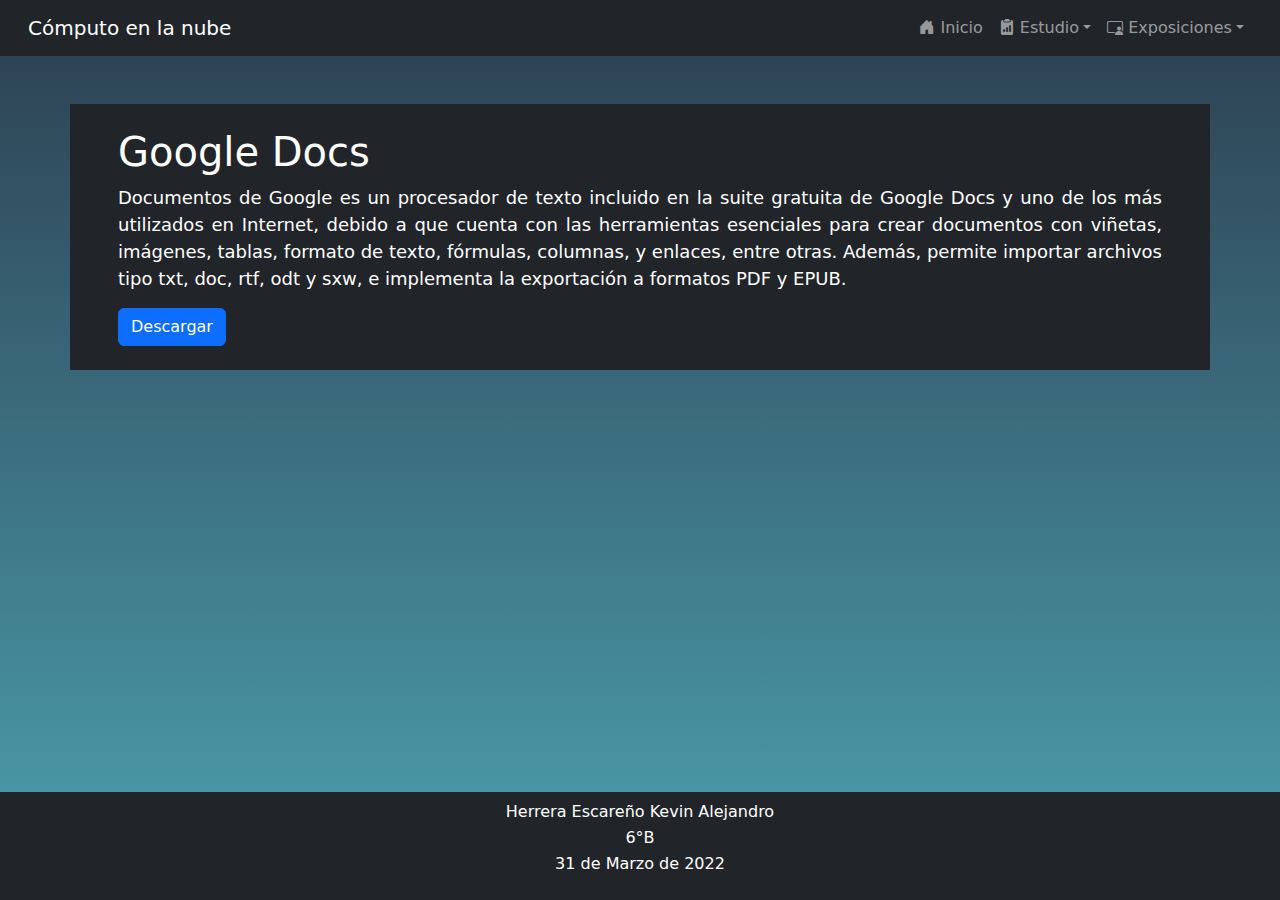
<file: views/tema1.html>
<!DOCTYPE html>
<html lang="en">
<head>
    <meta charset="UTF-8">
    <meta http-equiv="X-UA-Compatible" content="IE=edge">
    <meta name="viewport" content="width=device-width, initial-scale=1.0">
    <title>Cómputo en la nube</title>

    <!-- Favicon-->
    <link rel="shortcut icon" href="../public/img/cloud-fill.svg" type="image/x-icon">

    <!-- Boostrap 5 -->
    <link href="https://cdn.jsdelivr.net/npm/bootstrap@5.1.3/dist/css/bootstrap.min.css" rel="stylesheet">

    <!-- Boostrap Icons -->
    <link rel="stylesheet" href="https://cdn.jsdelivr.net/npm/bootstrap-icons@1.8.1/font/bootstrap-icons.css">

    <!-- Custom CSS -->
    <link rel="stylesheet" href="../public/css/main.css">

    <!-- JavaScript -->
    <script src="https://cdn.jsdelivr.net/npm/bootstrap@5.1.3/dist/js/bootstrap.bundle.min.js"></script>

    <!-- JQuery -->
    <script src="https://ajax.googleapis.com/ajax/libs/jquery/3.6.0/jquery.min.js"></script>

    <!-- CDN Ploptly.js-->
    <script src="https://cdn.plot.ly/plotly-2.11.1.min.js"></script>
</head>
<body>
    <div class="container-tema">
        <nav class="navbar navbar-expand-sm bg-dark navbar-dark px-3">
            <div class="container-fluid">
                <a class="navbar-brand" href="../index.html">Cómputo en la nube</a>
                <button class="navbar-toggler" type="button" data-bs-toggle="collapse" data-bs-target="#collapsibleNavbar">
                    <span class="navbar-toggler-icon"></span>
                </button>
                <div class="collapse navbar-collapse" id="collapsibleNavbar">
                    <ul class="navbar-nav ms-auto">
                        <li class="nav-item">
                            <a class="nav-link" href="../index.html"><i class="bi bi-house-door-fill"></i> Inicio</a>
                        </li>
                        <li class="nav-item dropdown">
                            <a class="nav-link dropdown-toggle" href="#" role="button" data-bs-toggle="dropdown"><i class="bi bi-clipboard2-data-fill"></i> Estudio</a>
                            <ul class="dropdown-menu">
                                <li>
                                    <a class="dropdown-item" href="estado.html">Estado del arte</a>
                                </li>
                                <li>
                                    <a class="dropdown-item" href="graficas.html">Resultados del sondeo</a>
                                </li>
                                <li>
                                    <a class="dropdown-item" href="servicios.html">Exploración de servicios</a>
                                </li>
                            </ul>
                        </li>
                        <li class="nav-item dropdown">
                            <a class="nav-link dropdown-toggle" href="#" role="button" data-bs-toggle="dropdown"><i class="bi bi-person-video3"></i> Exposiciones</a>
                            <ul class="dropdown-menu">
                                <li>
                                    <a class="dropdown-item" href="tema1.html">Google Docs</a>
                                </li>
                                <li>
                                    <a class="dropdown-item" href="tema2.html">Cloud Firestore</a>
                                </li>
                            </ul>
                        </li>
                    </ul>
                </div>
            </div>
        </nav>
    
        <div class="container py-4 px-5 my-5 bg-dark text-white tema-documentos">
            <h1>Google Docs</h1>
            <p> 
                Documentos de Google es un procesador de texto incluido en la suite gratuita de Google Docs y uno 
                de los más utilizados en Internet, debido a que cuenta con las herramientas esenciales para crear 
                documentos con viñetas, imágenes, tablas, formato de texto, fórmulas, columnas, y enlaces, entre 
                otras. Además, permite importar archivos tipo txt, doc, rtf, odt y sxw, e implementa la exportación 
                a formatos PDF y EPUB.
            </p>
            <a href="../public/documents/google_docs.pdf" class="btn btn-primary" download="google_docs">Descargar</a>
        </div>
    
        <footer class="footer-tema1 bg-dark">
            <p>Herrera Escareño Kevin Alejandro</p>
            <p>6°B</p>
            <p>31 de Marzo de 2022</p>
        </footer>
    </div>
</body>
</html>
</file>
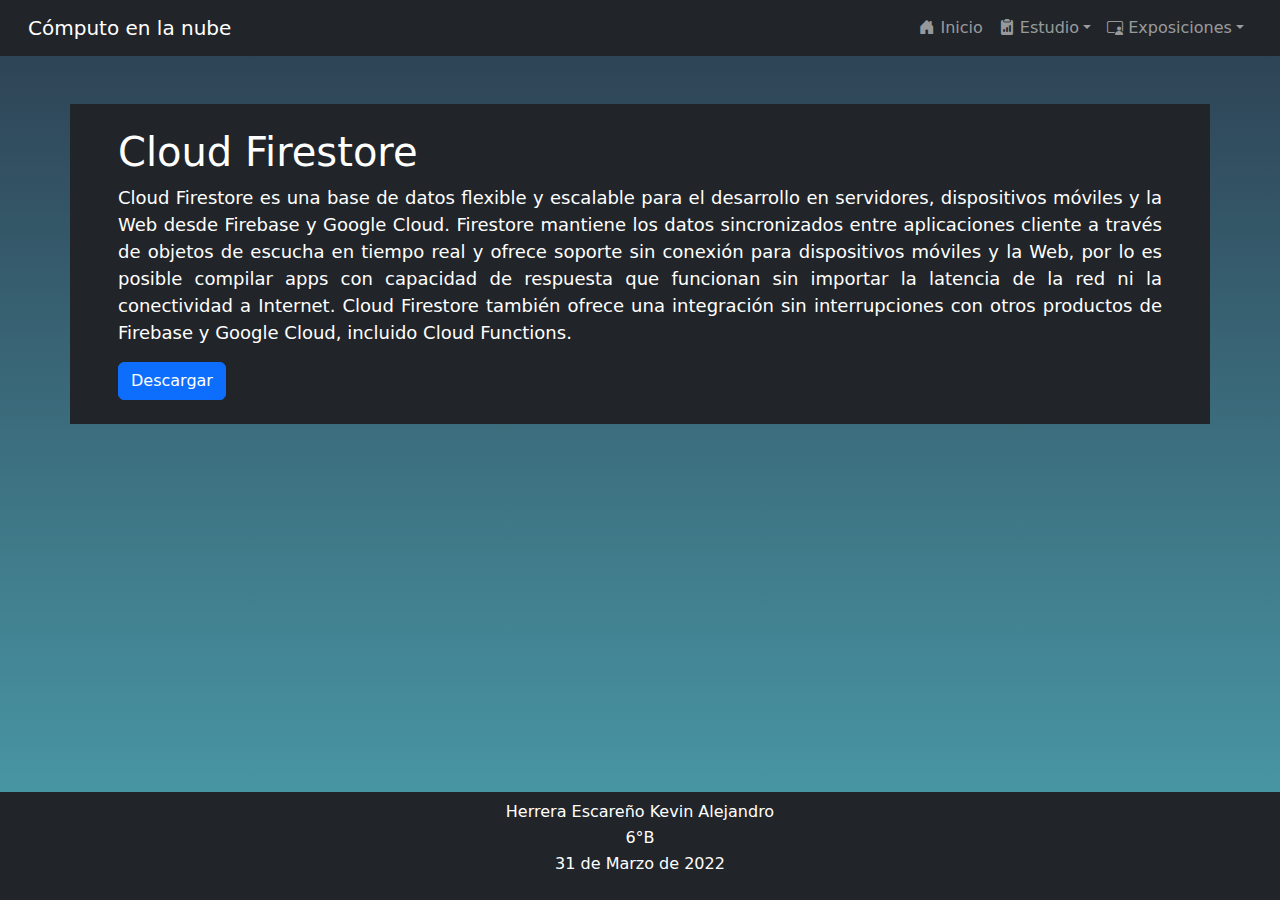
<file: views/tema2.html>
<!DOCTYPE html>
<html lang="en">
<head>
    <meta charset="UTF-8">
    <meta http-equiv="X-UA-Compatible" content="IE=edge">
    <meta name="viewport" content="width=device-width, initial-scale=1.0">
    <title>Cómputo en la nube</title>

    <!-- Favicon-->
    <link rel="shortcut icon" href="../public/img/cloud-fill.svg" type="image/x-icon">

    <!-- Boostrap 5 -->
    <link href="https://cdn.jsdelivr.net/npm/bootstrap@5.1.3/dist/css/bootstrap.min.css" rel="stylesheet">

    <!-- Boostrap Icons -->
    <link rel="stylesheet" href="https://cdn.jsdelivr.net/npm/bootstrap-icons@1.8.1/font/bootstrap-icons.css">

    <!-- Custom CSS -->
    <link rel="stylesheet" href="../public/css/main.css">

    <!-- JavaScript -->
    <script src="https://cdn.jsdelivr.net/npm/bootstrap@5.1.3/dist/js/bootstrap.bundle.min.js"></script>

    <!-- JQuery -->
    <script src="https://ajax.googleapis.com/ajax/libs/jquery/3.6.0/jquery.min.js"></script>

    <!-- CDN Ploptly.js-->
    <script src="https://cdn.plot.ly/plotly-2.11.1.min.js"></script>
</head>
<body>
    <div class="container-tema">
        <nav class="navbar navbar-expand-sm bg-dark navbar-dark px-3">
            <div class="container-fluid">
                <a class="navbar-brand" href="../index.html">Cómputo en la nube</a>
                <button class="navbar-toggler" type="button" data-bs-toggle="collapse" data-bs-target="#collapsibleNavbar">
                    <span class="navbar-toggler-icon"></span>
                </button>
                <div class="collapse navbar-collapse" id="collapsibleNavbar">
                    <ul class="navbar-nav ms-auto">
                        <li class="nav-item">
                            <a class="nav-link" href="../index.html"><i class="bi bi-house-door-fill"></i> Inicio</a>
                        </li>
                        <li class="nav-item dropdown">
                            <a class="nav-link dropdown-toggle" href="#" role="button" data-bs-toggle="dropdown"><i class="bi bi-clipboard2-data-fill"></i> Estudio</a>
                            <ul class="dropdown-menu">
                                <li>
                                    <a class="dropdown-item" href="estado.html">Estado del arte</a>
                                </li>
                                <li>
                                    <a class="dropdown-item" href="graficas.html">Resultados del sondeo</a>
                                </li>
                                <li>
                                    <a class="dropdown-item" href="servicios.html">Exploración de servicios</a>
                                </li>
                            </ul>
                        </li>
                        <li class="nav-item dropdown">
                            <a class="nav-link dropdown-toggle" href="#" role="button" data-bs-toggle="dropdown"><i class="bi bi-person-video3"></i> Exposiciones</a>
                            <ul class="dropdown-menu">
                                <li>
                                    <a class="dropdown-item" href="tema1.html">Google Docs</a>
                                </li>
                                <li>
                                    <a class="dropdown-item" href="tema2.html">Cloud Firestore</a>
                                </li>
                            </ul>
                        </li>
                    </ul>
                </div>
            </div>
        </nav>

        <div class="container py-4 px-5 my-5 bg-dark text-white tema-documentos">
            <h1>Cloud Firestore</h1>
            <p> 
                Cloud Firestore es una base de datos flexible y escalable para el desarrollo en servidores, dispositivos 
                móviles y la Web desde Firebase y Google Cloud. Firestore mantiene los datos sincronizados entre 
                aplicaciones cliente a través de objetos de escucha en tiempo real y ofrece soporte sin conexión 
                para dispositivos móviles y la Web, por lo es posible compilar apps con capacidad de respuesta que 
                funcionan sin importar la latencia de la red ni la conectividad a Internet. Cloud Firestore también 
                ofrece una integración sin interrupciones con otros productos de Firebase y Google Cloud, incluido 
                Cloud Functions.
            </p>
            <a href="../public/documents/cloud_firestore.pdf" class="btn btn-primary" download="cloud_firestore">Descargar</a>
        </div>

        <footer class="footer-tema1 bg-dark">
            <p>Herrera Escareño Kevin Alejandro</p>
            <p>6°B</p>
            <p>31 de Marzo de 2022</p>
        </footer>
    </div>
</body>
</html>
</file>
<file: public/css/main.css>
*{
    padding: 0;
    margin: 0;
    box-sizing: border-box;
}

body{
    background: #2C3E50;  /* fallback for old browsers */
    background: -webkit-linear-gradient(to bottom, #2C3E50, #4CA1AF);  /* Chrome 10-25, Safari 5.1-6 */
    background: linear-gradient(to bottom, #2C3E50, #4CA1AF); /* W3C, IE 10+/ Edge, Firefox 16+, Chrome 26+, Opera 12+, Safari 7+ */
    background-repeat: no-repeat;
    background-attachment: fixed;
}

.carousel{
    width: 60%;
    height: 500px;
    margin: auto;
    margin-top: 50px;
    margin-bottom: 50px;
}

.carousel .carousel-item .d-block{
    width: 100%;
    height: 500px;
    background-color: black;
    object-fit: cover;
}

.carousel .carousel-item .carousel-caption {
    background-color: rgba(0, 0, 0, 0.8);
    color: white;
    border-radius: 10px;
}

.carousel .carousel-control-prev span, .carousel .carousel-control-next span {
    background-color: black;
}

.estado-arte h1,h3{
    text-align: center;
}

.estado-arte h1{
    margin-top: 15px;
}

.definiciones-computo .q2{
    display: inline-block;
    transform: rotate(180deg);
}

.definiciones-computo p{
    font-size: 20px;
    text-align: justify;
}

.referencias-computo h4{
    font-size: 25px;
    margin-bottom: 15px;
}

.referencias-computo p{
    font-size: 18px;
    text-align: justify;
}

.referencias-computo p>a{
    color: white;
    text-decoration: none;
    border-bottom: 1px solid white;
}

.investigacion-computo h4{
    font-size: 25px;
    margin-bottom: 15px;
}

.investigacion-computo p{
    text-align: justify;
    font-size: 18px;
}

.investigacion-computo-lista li{
    text-align: justify;
    font-size: 18px;
    margin-bottom: 15px;
}

.formulario{
    font-size: 18px;
}

.enuesta-container {
    width: 60%;
    font-size: 18px;
}

.enuesta-container .titulo-encuesta h1{
    text-align: center;
}

.enuesta-container p>a{
    text-decoration: none;
    color: white;
}

.enuesta-container p>a:hover{
    border-bottom: 1px solid white;
}

.servicios h1{
    text-align: center;
}

.lista-gsuit{
    width: 50%;
}

.tema-documentos p{
    font-size: 18px;
    text-align: justify;
}

.titulo-resultados h1{
    text-align: center;
    margin-right: 50px;
}

.titulo-resultados .btn{
    width: 50px;
}

.grafica{
    word-break: break-all;
    width: 70%;
    margin: auto;
}

.grafica-bar{
    width: 90%;
    margin: auto;
}

.container-tema{
    display: flex;
    min-height: 100vh;
    flex-direction: column;
}

.footer{
    position: absolute;
    width: 100%;
    padding: 15px;
    text-align: center;
    color: white;
}

.footer-tema1{
    min-height: 100px;
    margin-top: auto;
    width: 100%;
    padding: 15px;
    text-align: center;
    color: white;
}

.footer-tema1 p{
    line-height: 10px;
    padding: 0;
}

.footer p{
    line-height: 10px;
    padding: 0;
}

@media (max-width: 800px) {
    .grafica{
        width: 90%;
        font-size: 12px;
    }
}
</file>
